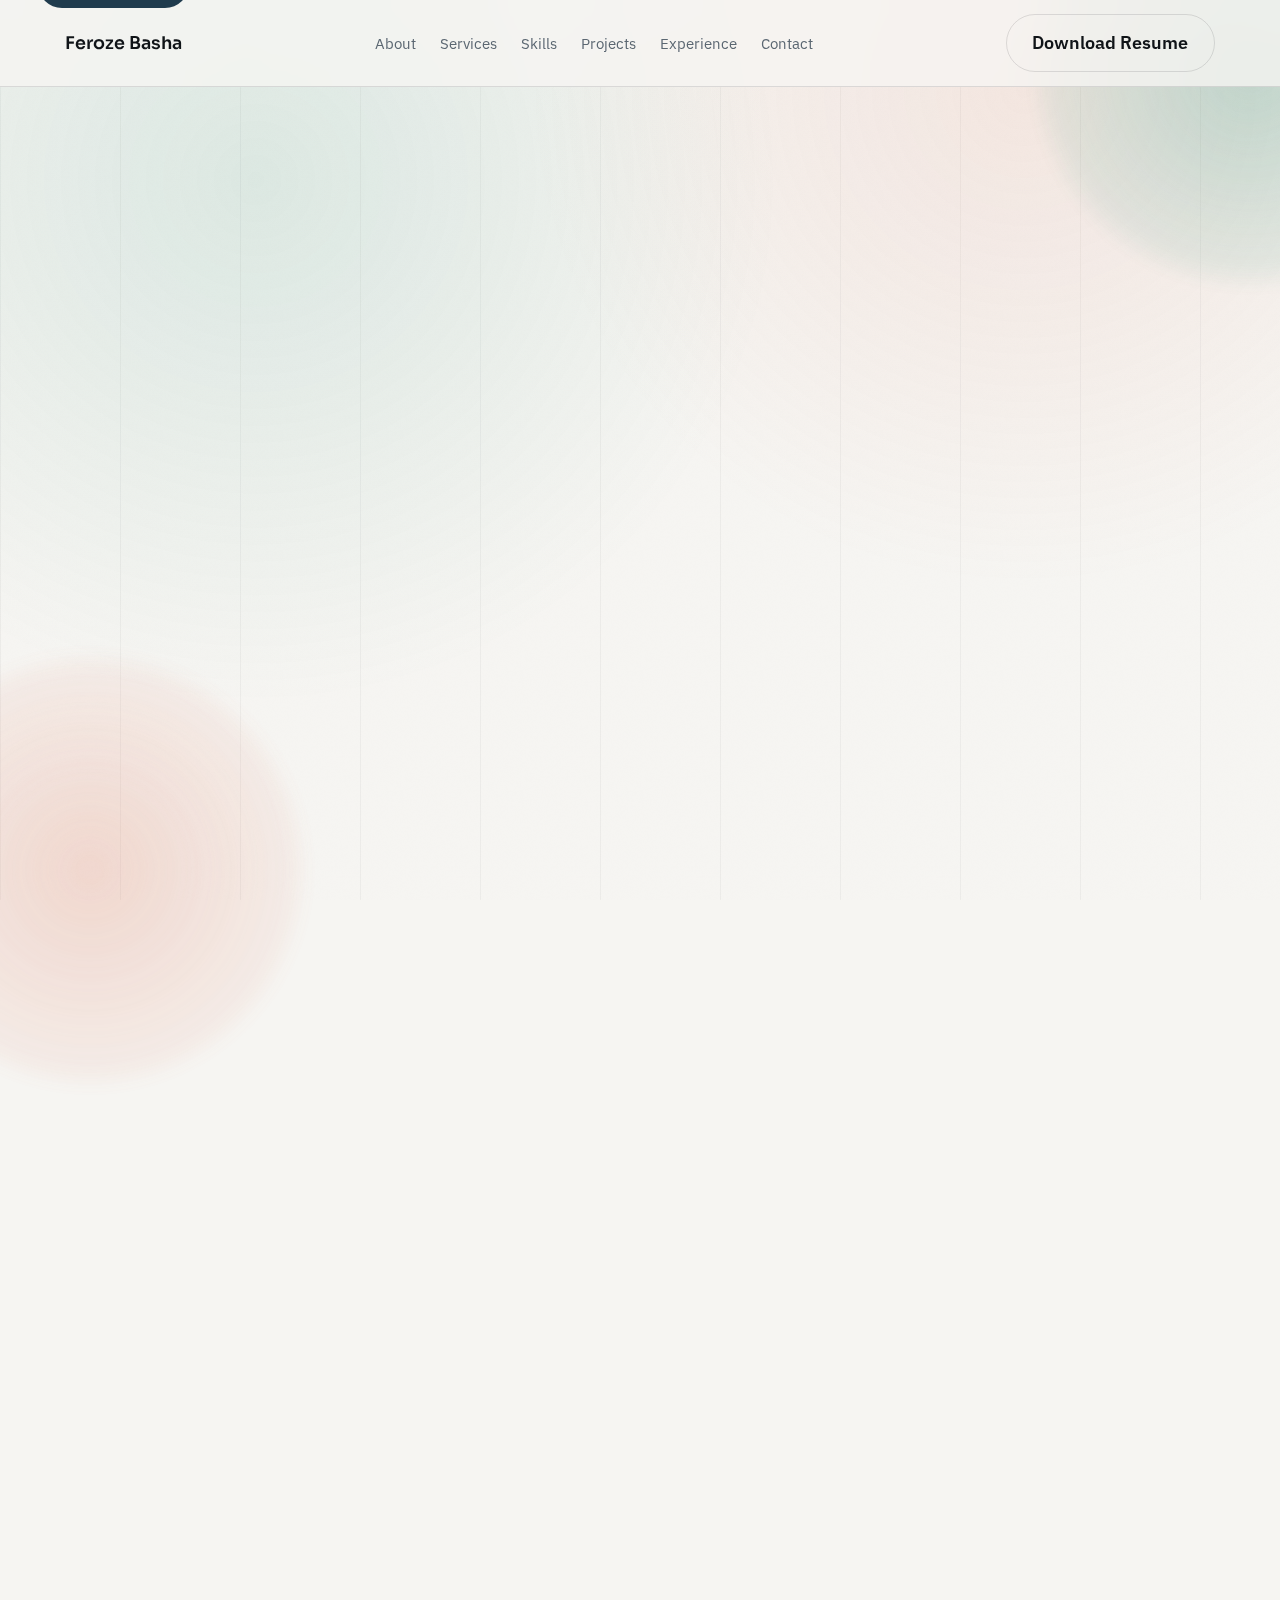
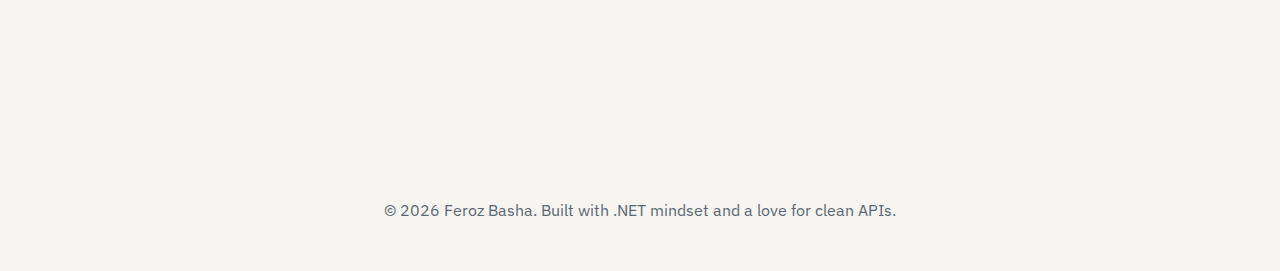
<file: index.html>
<!doctype html>
<html lang="en">
  <head>
    <meta charset="utf-8" />
    <meta name="viewport" content="width=device-width, initial-scale=1" />
    <meta name="description" content="Backend .NET developer portfolio" />
    <meta property="og:title" content="Feroze Basha | Backend .NET Developer" />
    <meta property="og:description" content="Secure, scalable .NET backend systems with clean architecture and strong authentication." />
    <meta property="og:type" content="website" />

    <title>Feroze Basha | Backend .NET Developer</title>
    <link rel="preconnect" href="https://fonts.googleapis.com" />
    <link rel="preconnect" href="https://fonts.gstatic.com" crossorigin />
    <link
      href="https://fonts.googleapis.com/css2?family=IBM+Plex+Sans:wght@300;400;500;600&family=Sora:wght@300;400;600;700&display=swap"
      rel="stylesheet"
    />
    <link rel="stylesheet" href="styles.css" />
  </head>
  <body>
    <a class="skip-link" href="#top">Skip to content</a>
    <div class="page-noise" aria-hidden="true"></div>
    <div class="glow-orb orb-one" aria-hidden="true"></div>
    <div class="glow-orb orb-two" aria-hidden="true"></div>

    <header class="site-header">
      <div class="site-header__inner">
        <a class="logo" href="#top">Feroze Basha</a>
        <button
          class="nav-toggle"
          type="button"
          aria-expanded="false"
          aria-label="Toggle navigation"
          aria-controls="primary-navigation"
        >
          <span></span>
          <span></span>
        </button>
        <nav class="site-nav" id="primary-navigation" aria-label="Main navigation">
          <a href="#about">About</a>
          <a href="#services">Services</a>
          <a href="#skills">Skills</a>
          <a href="#projects">Projects</a>
          <a href="#experience">Experience</a>
          <a href="#contact">Contact</a>
        </nav>
        <a class="button ghost" href="Files/FerozeBasha_Resume_2026.pdf" download>Download Resume</a>
      </div>
    </header>

    <main id="top" class="container">
      <section class="hero">
        <div class="hero-content" data-reveal>
          <p class="eyebrow">Backend .NET Developer</p>
          <h1>
            Engineering <span class="accent-text">secure, scalable .NET backends</span> that keep products fast,
            reliable, and client-ready.
          </h1>
          <p class="impact">
            Helping companies ship secure APIs faster and scale backend systems with confidence.
          </p>
          <p class="lead">
            I build API-first platforms with clean architecture, strong authentication, and dependable integrations.
            Expect code that is maintainable, observable, and ready for production scale.
          </p>
          <div class="hero-actions">
            <a class="button" href="#projects">View Projects</a>
            <a class="button ghost" href="Files/FerozeBasha_Resume_2026.pdf" download>Download Resume</a>
          </div>
          <div class="hero-badges">
            <span>C#</span>
            <span>ASP.NET Core 8</span>
            <span>Identity & Auth</span>
            <span>MQTT</span>
            <span>Email Services</span>
          </div>
          <div class="hero-highlights">
            <div class="highlight-card">
              <h4>API Architecture</h4>
              <p>Clear contracts, validation, and versioned endpoints built for growth.</p>
            </div>
            <div class="highlight-card">
              <h4>Security First</h4>
              <p>Modern authentication, authorization, and clean role-based access patterns.</p>
            </div>
            <div class="highlight-card">
              <h4>Reliable Integrations</h4>
              <p>Messaging, email, and IoT-ready workflows that stay stable under load.</p>
            </div>
          </div>
        </div>
        <div class="hero-panel" data-reveal>
          <div class="status-card">
            <div class="status-pill">Available for roles</div>
            <h3>Backend systems that stay fast, secure, and easy to maintain.</h3>
            <p>
              From core APIs to integrations, I help teams modernize .NET stacks, improve delivery speed, and
              keep services stable in production.
            </p>
            <div class="status-grid">
              <div>
                <p class="status-label">Focus</p>
                <p class="status-value">.NET 8, ASP.NET Core, Identity</p>
              </div>
              <div>
                <p class="status-label">Location</p>
                <p class="status-value">Open to Remote</p>
              </div>
            </div>
            <div class="status-actions">
              <a class="text-link" href="https://github.com/feroz-hub">GitHub</a>
              <a class="text-link" href="https://www.upwork.com/freelancers/ferozebasha">Upwork</a>
              <a class="text-link" href="Files/FerozeBasha_Resume_2026.pdf" download>Resume</a>
            </div>
          </div>
        </div>
      </section>

      <section class="section about" id="about">
        <div class="section-heading" data-reveal>
          <p class="eyebrow">About</p>
          <h2>Backend craftsmanship with a client-first mindset.</h2>
        </div>
        <div class="about-grid">
          <div class="about-card" data-reveal>
            <p>
              I translate product requirements into reliable .NET services. My focus is to deliver clean, testable
              code that scales and stays easy to extend as your platform grows.
            </p>
            <p>
              I collaborate closely with product, QA, and frontend teams to keep delivery smooth and clients happy.
            </p>
          </div>
          <div class="about-card" data-reveal>
            <div class="about-list">
              <div class="about-item">
                <h4>Clean Architecture</h4>
                <p>Layered services that are easy to test, refactor, and scale.</p>
              </div>
              <div class="about-item">
                <h4>Secure by Default</h4>
                <p>Authentication and authorization that protects sensitive data.</p>
              </div>
              <div class="about-item">
                <h4>Delivery Focused</h4>
                <p>Consistent releases, documentation, and support for long-term success.</p>
              </div>
            </div>
          </div>
        </div>
      </section>

      <section class="section services" id="services">
        <div class="section-heading" data-reveal>
          <p class="eyebrow">Services</p>
          <h2>Everything you need to ship a strong backend.</h2>
        </div>
        <div class="services-grid">
          <article class="service-card" data-reveal>
            <h3>API Design & Development</h3>
            <p>RESTful and minimal APIs with solid validation, docs, and versioning.</p>
          </article>
          <article class="service-card" data-reveal>
            <h3>Identity & Access</h3>
            <p>Authentication, authorization, and role-based access using ASP.NET Core Identity.</p>
          </article>
          <article class="service-card" data-reveal>
            <h3>Messaging & Integrations</h3>
            <p>MQTT, queues, and integrations that keep workflows reliable and traceable.</p>
          </article>
          <article class="service-card" data-reveal>
            <h3>Email & Notifications</h3>
            <p>Transactional email pipelines with templates, queues, and retries.</p>
          </article>
          <article class="service-card" data-reveal>
            <h3>Data & Performance</h3>
            <p>Optimized queries, caching, and data access patterns for fast APIs.</p>
          </article>
          <article class="service-card" data-reveal>
            <h3>Deployment Support</h3>
            <p>CI/CD guidance, Docker support, and production readiness reviews.</p>
          </article>
        </div>
      </section>

      <section class="section skills" id="skills">
        <div class="section-heading" data-reveal>
          <p class="eyebrow">Skills</p>
          <h2>Core stacks and engineering strengths.</h2>
        </div>
        <div class="skills-grid">
          <article class="skill-card" data-reveal>
            <h3>Backend & APIs</h3>
            <p>C#, .NET 8, ASP.NET Core, Minimal APIs, REST, gRPC, EF Core, LINQ, Dapper, Hangfire.</p>
            <p class="skill-summary">
              Production-ready APIs with strong security, performance, and maintainability.
            </p>

            <div class="pill-row">
              <span>Clean Architecture</span>
              <span>DDD</span>
              <span>CQRS</span>
              <span>MediatR</span>
            </div>
          </article>
          <article class="skill-card" data-reveal>
            <h3>Data & Messaging</h3>
            <p>SQL Server, PostgreSQL, Redis, Elasticsearch, RabbitMQ, Azure Service Bus, Kafka basics.</p>
            <div class="pill-row">
              <span>Query Tuning</span>
              <span>Indexing</span>
              <span>Caching</span>
            </div>
          </article>
          <article class="skill-card" data-reveal>
            <h3>Cloud & DevOps</h3>
            <p>Azure App Service, AKS, Docker, Kubernetes, CI/CD, GitHub Actions, Azure DevOps.</p>
            <div class="pill-row">
              <span>IaC</span>
              <span>Observability</span>
              <span>Security</span>
            </div>
          </article>
          <article class="skill-card" data-reveal>
            <h3>Quality & Delivery</h3>
            <p>Unit testing, integration testing, contract testing, code reviews, performance profiling.</p>
            <div class="pill-row">
              <span>xUnit</span>
              <span>FluentAssertions</span>
              <span>SonarQube</span>
            </div>
          </article>
        </div>
      </section>

      <section class="section projects" id="projects">
        <div class="section-heading" data-reveal>
          <p class="eyebrow">Projects</p>
          <h2>Client-ready builds and backend experiments.</h2>
        </div>
        <div class="project-grid">
          <article class="project-card featured" data-reveal>
            <div class="project-header">
              <span class="chip">Management System</span>
              <h3>Resort Management</h3>
              <p class="project-meta">Backend-focused build</p>
            </div>
            <p>Resort operations and booking management with structured workflows.</p>
            <p class="project-impact">
              • Designed backend APIs, authentication, and database workflows.
            </p>

            <div class="project-actions">
              <a class="text-link" href="https://github.com/feroz-hub/ResortManagement">GitHub</a>
            </div>
          </article>
          <article class="project-card featured" data-reveal>
            <div class="project-header">
              <span class="chip">Analyzer Tool</span>
              <h3>SDLC Analyzer</h3>
              <p class="project-meta">Insights focused</p>
            </div>
            <p>Analyzes development lifecycle signals to improve delivery decisions.</p>
            <p class="project-impact">
              • Built backend services for requirement analysis, data processing, and insight generation.
            </p>

            <div class="project-actions">
              <a class="text-link" href="https://github.com/feroz-hub/SDLC_Analyzer">GitHub</a>
            </div>
          </article>
          <article class="project-card featured" data-reveal>
            <div class="project-header">
              <span class="chip">E-commerce</span>
              <h3>CongoCart</h3>
              <p class="project-meta">Commerce platform</p>
            </div>
            <p>Cart and ordering workflows built for reliable checkout experiences.</p>
            <p class="project-impact">
              • Implemented backend APIs for cart management, orders, and secure checkout flows.
            </p>

            <div class="project-actions">
              <a class="text-link" href="https://github.com/feroz-hub/CongoCart">GitHub</a>
            </div>
          </article>
        </div>
        <div class="learning-block" data-reveal>
          <div class="learning-intro">
            <h3>Learning Resources</h3>
            <p>Roadmaps and guides I maintain to keep backend skills sharp.</p>
            <blockquote class="learning-quote">
              Learning never ends. I update these daily - stay tuned.
            </blockquote>
          </div>
          <div class="learning-grid">
            <a class="learning-card" href="https://github.com/feroz-hub/sql-master-roadmap">
              <span>SQL Master Roadmap</span>
              <span class="repo-meta">Roadmap</span>
            </a>
            <a class="learning-card" href="https://github.com/feroz-hub/csharp-master-roadmap">
              <span>C# Master Roadmap</span>
              <span class="repo-meta">Roadmap</span>
            </a>
            <a class="learning-card" href="https://github.com/feroz-hub/solid-principles-real-world-csharp">
              <span>SOLID Principles (C#)</span>
              <span class="repo-meta">Best Practices</span>
            </a>
            <a class="learning-card" href="https://github.com/feroz-hub/dotnet-react-fullstack-mastery">
              <span>.NET + React Mastery</span>
              <span class="repo-meta">Full-stack Guide</span>
            </a>
            <a class="learning-card" href="https://github.com/feroz-hub/linq-master-roadmap">
              <span>LINQ Master Roadmap</span>
              <span class="repo-meta">Roadmap</span>
            </a>
          </div>
        </div>
      </section>

      <section class="section experience" id="experience">
        <div class="section-heading" data-reveal>
          <p class="eyebrow">Experience</p>
          <h2>Highlights across teams and industries.</h2>
        </div>
        <div class="experience-grid">
          <article class="experience-card" data-reveal>
            <h3>Lead Engineer</h3>
            <p class="experience-meta">Olympus | Feb 2024 - Present</p>
            <ul>
              <li>
                Migrated legacy cryptographic implementations from MD5 to SHA-256 within .NET authentication
                modules, aligning with NIST security standards.
              </li>
              <li>Performed code enhancements and optimizations improving performance, scalability, and maintainability.</li>
              <li>
                Worked closely with cross-functional teams to deliver secure, compliant, and high-performing
                software solutions in an Agile environment.
              </li>
            </ul>
            <p class="experience-stack">Tech Stack: .NET 8, C#, Azure DevOps, Git</p>
          </article>
          <article class="experience-card" data-reveal>
            <h3>Software Engineer</h3>
            <p class="experience-meta">HCL Tech | Nov 2023 - Jan 2024</p>
            <ul>
              <li>
                Designed and developed an SDLC Requirement Analyzer using .NET 8, ML.NET, and Hugging Face models,
                mapping user queries to security and compliance requirements.
              </li>
              <li>Provided implementation, deployment, and production support for enterprise-grade .NET applications.</li>
            </ul>
            <p class="experience-stack">Tech Stack: .NET 8, C#, ML.NET, Hugging Face, Git</p>
          </article>
          <article class="experience-card" data-reveal>
            <h3>App Developer</h3>
            <p class="experience-meta">CTGI | May 2023 - Aug 2024</p>
            <ul>
              <li>
                Integrated an enterprise-grade security framework (IdentityServer) to implement authentication
                and authorization across the application.
              </li>
              <li>Added a mobile security layer that reduced vulnerabilities by 40%.</li>
            </ul>
            <p class="experience-stack">Tech Stack: C#, .NET, OAuth 2.0, OpenID Connect (OIDC), Azure, TFS</p>
          </article>
          <article class="experience-card" data-reveal>
            <h3>Security Framework Developer</h3>
            <p class="experience-meta">Nov 2022 - Apr 2023</p>
            <ul>
              <li>Enabled mTLS and JWT security tokens; reduced breach risk by 45%.</li>
              <li>Reinforced authentication protocols, enhancing system defense by 50%.</li>
            </ul>
            <p class="experience-stack">
              Tech Stack: mTLS, JWT, OAuth 2.0, OpenID Connect (OIDC), .NET, C#, X.509 Certificates, TFS
            </p>
          </article>
        </div>
      </section>

      <section class="section contact" id="contact">
        <div class="contact-card" data-reveal>
          <div>
            <p class="eyebrow">Contact</p>
            <h2>Let’s build the backbone of your product.</h2>
            <p>
              If you are hiring for backend roles or need a partner to modernize your .NET stack, I’d love to help.
            </p>
            <p class="contact-note">
              I respond quickly, communicate clearly, and keep delivery transparent.
            </p>

          </div>
          <div class="contact-actions">
            <a class="button" href="mailto:bashaferoz66@gmail.com">bashaferoz66@gmail.com</a>
            <a class="button ghost" href="https://www.upwork.com/freelancers/ferozebasha">Upwork</a>
            <a class="button ghost" href="https://github.com/feroz-hub">GitHub</a>
            <a class="button ghost" href="Files/FerozeBasha_Resume_2026.pdf" download>Download Resume</a>
          </div>
        </div>
      </section>
    </main>

    <footer class="site-footer">
      <div class="container footer-inner">
        <p>© 2026 Feroz Basha. Built with .NET mindset and a love for clean APIs.</p>
      </div>
    </footer>

    <script src="script.js"></script>
  </body>
</html>
</file>
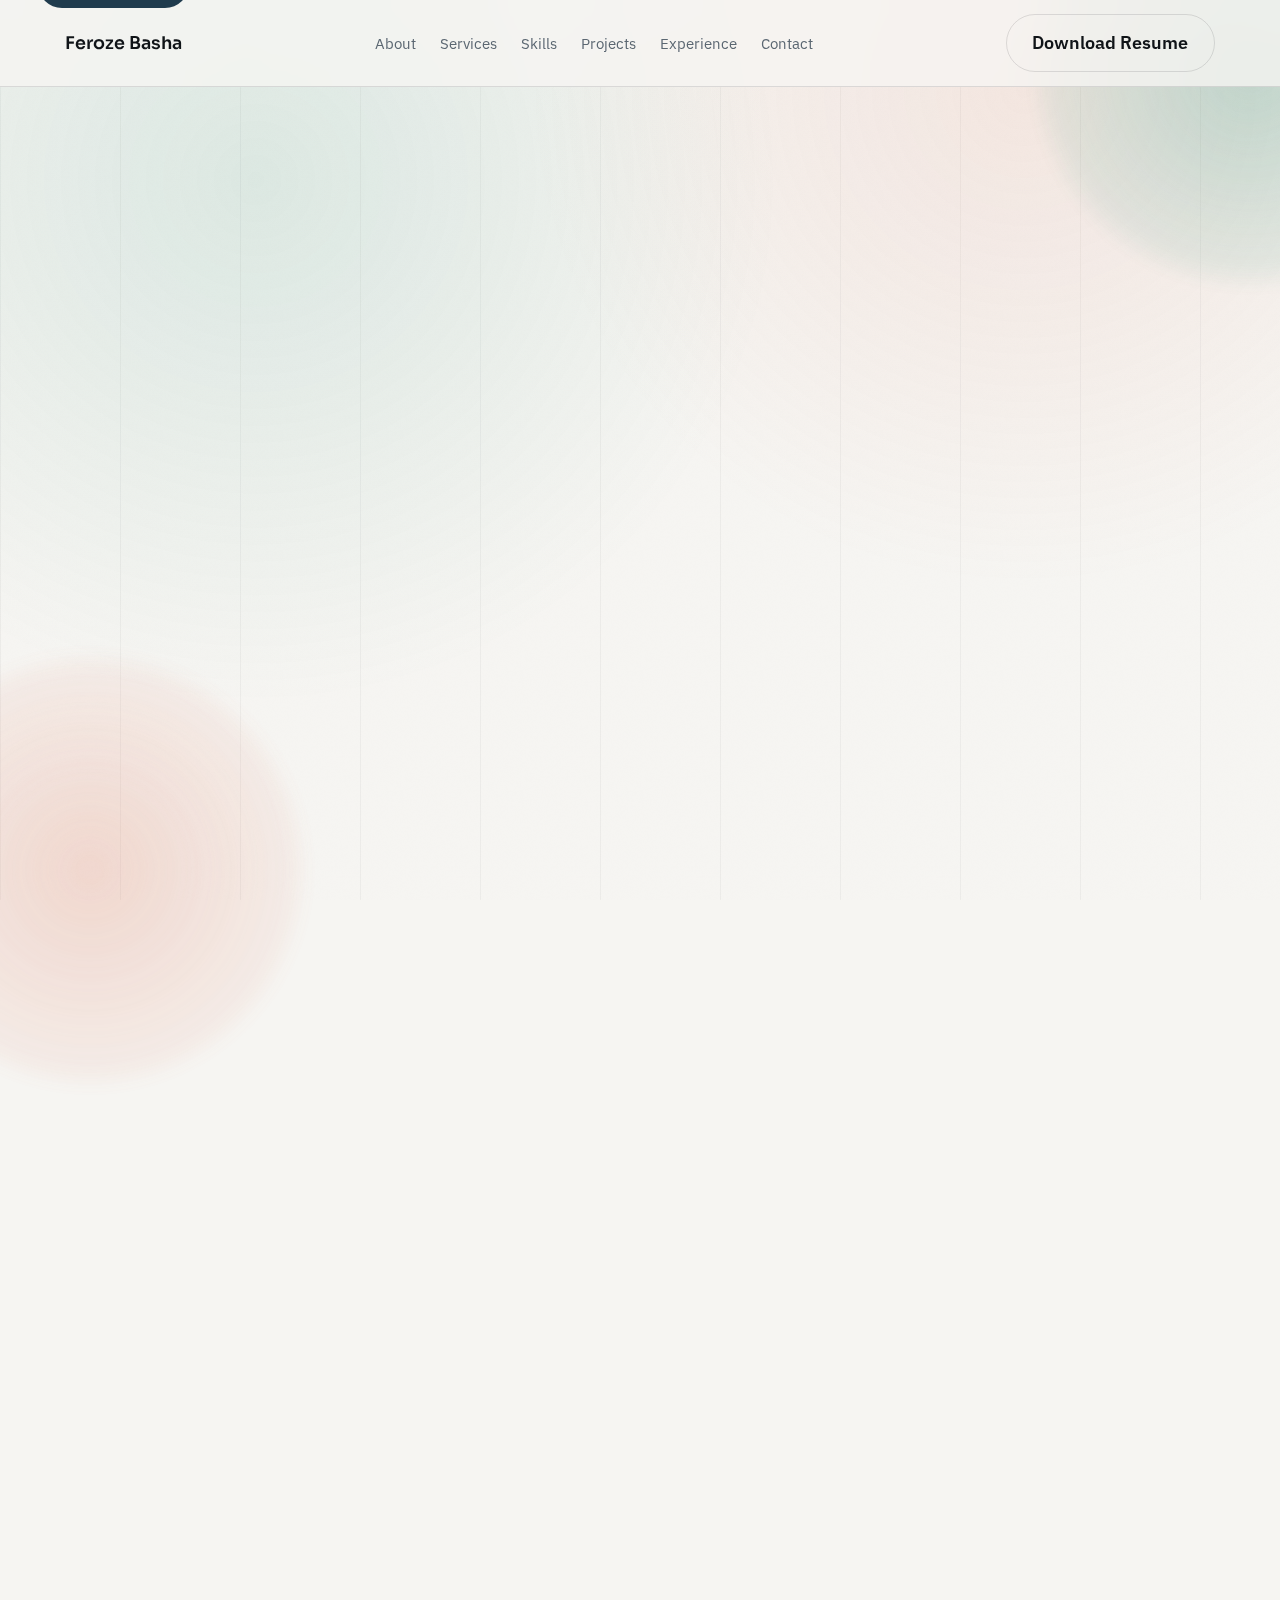
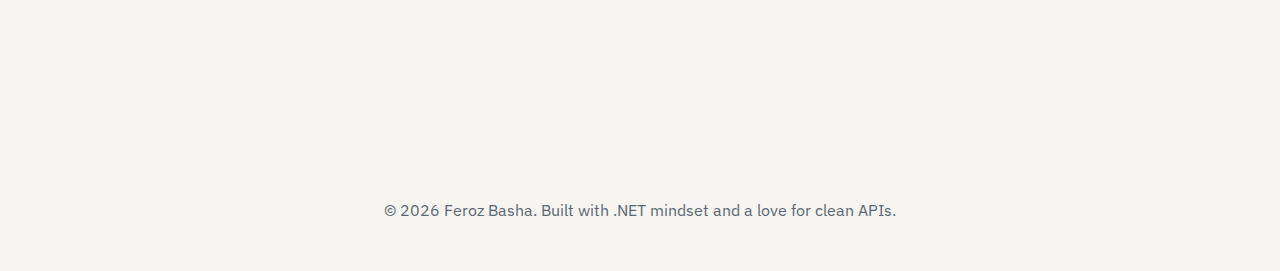
<file: src/index.html>
<!doctype html>
<html lang="en">
  <head>
    <meta charset="utf-8" />
    <meta name="viewport" content="width=device-width, initial-scale=1" />
    <meta name="description" content="Backend .NET developer portfolio" />
    <meta property="og:title" content="Feroze Basha | Backend .NET Developer" />
    <meta property="og:description" content="Secure, scalable .NET backend systems with clean architecture and strong authentication." />
    <meta property="og:type" content="website" />

    <title>Feroze Basha | Backend .NET Developer</title>
    <link rel="preconnect" href="https://fonts.googleapis.com" />
    <link rel="preconnect" href="https://fonts.gstatic.com" crossorigin />
    <link
      href="https://fonts.googleapis.com/css2?family=IBM+Plex+Sans:wght@300;400;500;600&family=Sora:wght@300;400;600;700&display=swap"
      rel="stylesheet"
    />
    <link rel="stylesheet" href="styles.css" />
  </head>
  <body>
    <a class="skip-link" href="#top">Skip to content</a>
    <div class="page-noise" aria-hidden="true"></div>
    <div class="glow-orb orb-one" aria-hidden="true"></div>
    <div class="glow-orb orb-two" aria-hidden="true"></div>

    <header class="site-header">
      <div class="site-header__inner">
        <a class="logo" href="#top">Feroze Basha</a>
        <button
          class="nav-toggle"
          type="button"
          aria-expanded="false"
          aria-label="Toggle navigation"
          aria-controls="primary-navigation"
        >
          <span></span>
          <span></span>
        </button>
        <nav class="site-nav" id="primary-navigation" aria-label="Main navigation">
          <a href="#about">About</a>
          <a href="#services">Services</a>
          <a href="#skills">Skills</a>
          <a href="#projects">Projects</a>
          <a href="#experience">Experience</a>
          <a href="#contact">Contact</a>
        </nav>
        <a class="button ghost" href="../Files/FerozeBasha_Resume_2026.pdf" download>Download Resume</a>
      </div>
    </header>

    <main id="top" class="container">
      <section class="hero">
        <div class="hero-content" data-reveal>
          <p class="eyebrow">Backend .NET Developer</p>
          <h1>
            Engineering <span class="accent-text">secure, scalable .NET backends</span> that keep products fast,
            reliable, and client-ready.
          </h1>
          <p class="impact">
            Helping companies ship secure APIs faster and scale backend systems with confidence.
          </p>
          <p class="lead">
            I build API-first platforms with clean architecture, strong authentication, and dependable integrations.
            Expect code that is maintainable, observable, and ready for production scale.
          </p>
          <div class="hero-actions">
            <a class="button" href="#projects">View Projects</a>
            <a class="button ghost" href="../Files/FerozeBasha_Resume_2026.pdf" download>Download Resume</a>
          </div>
          <div class="hero-badges">
            <span>C#</span>
            <span>ASP.NET Core 8</span>
            <span>Identity & Auth</span>
            <span>MQTT</span>
            <span>Email Services</span>
          </div>
          <div class="hero-highlights">
            <div class="highlight-card">
              <h4>API Architecture</h4>
              <p>Clear contracts, validation, and versioned endpoints built for growth.</p>
            </div>
            <div class="highlight-card">
              <h4>Security First</h4>
              <p>Modern authentication, authorization, and clean role-based access patterns.</p>
            </div>
            <div class="highlight-card">
              <h4>Reliable Integrations</h4>
              <p>Messaging, email, and IoT-ready workflows that stay stable under load.</p>
            </div>
          </div>
        </div>
        <div class="hero-panel" data-reveal>
          <div class="status-card">
            <div class="status-pill">Available for roles</div>
            <h3>Backend systems that stay fast, secure, and easy to maintain.</h3>
            <p>
              From core APIs to integrations, I help teams modernize .NET stacks, improve delivery speed, and
              keep services stable in production.
            </p>
            <div class="status-grid">
              <div>
                <p class="status-label">Focus</p>
                <p class="status-value">.NET 8, ASP.NET Core, Identity</p>
              </div>
              <div>
                <p class="status-label">Location</p>
                <p class="status-value">Open to Remote</p>
              </div>
            </div>
            <div class="status-actions">
              <a class="text-link" href="https://github.com/feroz-hub">GitHub</a>
              <a class="text-link" href="https://www.upwork.com/freelancers/ferozebasha">Upwork</a>
              <a class="text-link" href="../Files/FerozeBasha_Resume_2026.pdf" download>Resume</a>
            </div>
          </div>
        </div>
      </section>

      <section class="section about" id="about">
        <div class="section-heading" data-reveal>
          <p class="eyebrow">About</p>
          <h2>Backend craftsmanship with a client-first mindset.</h2>
        </div>
        <div class="about-grid">
          <div class="about-card" data-reveal>
            <p>
              I translate product requirements into reliable .NET services. My focus is to deliver clean, testable
              code that scales and stays easy to extend as your platform grows.
            </p>
            <p>
              I collaborate closely with product, QA, and frontend teams to keep delivery smooth and clients happy.
            </p>
          </div>
          <div class="about-card" data-reveal>
            <div class="about-list">
              <div class="about-item">
                <h4>Clean Architecture</h4>
                <p>Layered services that are easy to test, refactor, and scale.</p>
              </div>
              <div class="about-item">
                <h4>Secure by Default</h4>
                <p>Authentication and authorization that protects sensitive data.</p>
              </div>
              <div class="about-item">
                <h4>Delivery Focused</h4>
                <p>Consistent releases, documentation, and support for long-term success.</p>
              </div>
            </div>
          </div>
        </div>
      </section>

      <section class="section services" id="services">
        <div class="section-heading" data-reveal>
          <p class="eyebrow">Services</p>
          <h2>Everything you need to ship a strong backend.</h2>
        </div>
        <div class="services-grid">
          <article class="service-card" data-reveal>
            <h3>API Design & Development</h3>
            <p>RESTful and minimal APIs with solid validation, docs, and versioning.</p>
          </article>
          <article class="service-card" data-reveal>
            <h3>Identity & Access</h3>
            <p>Authentication, authorization, and role-based access using ASP.NET Core Identity.</p>
          </article>
          <article class="service-card" data-reveal>
            <h3>Messaging & Integrations</h3>
            <p>MQTT, queues, and integrations that keep workflows reliable and traceable.</p>
          </article>
          <article class="service-card" data-reveal>
            <h3>Email & Notifications</h3>
            <p>Transactional email pipelines with templates, queues, and retries.</p>
          </article>
          <article class="service-card" data-reveal>
            <h3>Data & Performance</h3>
            <p>Optimized queries, caching, and data access patterns for fast APIs.</p>
          </article>
          <article class="service-card" data-reveal>
            <h3>Deployment Support</h3>
            <p>CI/CD guidance, Docker support, and production readiness reviews.</p>
          </article>
        </div>
      </section>

      <section class="section skills" id="skills">
        <div class="section-heading" data-reveal>
          <p class="eyebrow">Skills</p>
          <h2>Core stacks and engineering strengths.</h2>
        </div>
        <div class="skills-grid">
          <article class="skill-card" data-reveal>
            <h3>Backend & APIs</h3>
            <p>C#, .NET 8, ASP.NET Core, Minimal APIs, REST, gRPC, EF Core, LINQ, Dapper, Hangfire.</p>
            <p class="skill-summary">
              Production-ready APIs with strong security, performance, and maintainability.
            </p>

            <div class="pill-row">
              <span>Clean Architecture</span>
              <span>DDD</span>
              <span>CQRS</span>
              <span>MediatR</span>
            </div>
          </article>
          <article class="skill-card" data-reveal>
            <h3>Data & Messaging</h3>
            <p>SQL Server, PostgreSQL, Redis, Elasticsearch, RabbitMQ, Azure Service Bus, Kafka basics.</p>
            <div class="pill-row">
              <span>Query Tuning</span>
              <span>Indexing</span>
              <span>Caching</span>
            </div>
          </article>
          <article class="skill-card" data-reveal>
            <h3>Cloud & DevOps</h3>
            <p>Azure App Service, AKS, Docker, Kubernetes, CI/CD, GitHub Actions, Azure DevOps.</p>
            <div class="pill-row">
              <span>IaC</span>
              <span>Observability</span>
              <span>Security</span>
            </div>
          </article>
          <article class="skill-card" data-reveal>
            <h3>Quality & Delivery</h3>
            <p>Unit testing, integration testing, contract testing, code reviews, performance profiling.</p>
            <div class="pill-row">
              <span>xUnit</span>
              <span>FluentAssertions</span>
              <span>SonarQube</span>
            </div>
          </article>
        </div>
      </section>

      <section class="section projects" id="projects">
        <div class="section-heading" data-reveal>
          <p class="eyebrow">Projects</p>
          <h2>Client-ready builds and backend experiments.</h2>
        </div>
        <div class="project-grid">
          <article class="project-card featured" data-reveal>
            <div class="project-header">
              <span class="chip">Management System</span>
              <h3>Resort Management</h3>
              <p class="project-meta">Backend-focused build</p>
            </div>
            <p>Resort operations and booking management with structured workflows.</p>
            <p class="project-impact">
              • Designed backend APIs, authentication, and database workflows.
            </p>

            <div class="project-actions">
              <a class="text-link" href="https://github.com/feroz-hub/ResortManagement">GitHub</a>
            </div>
          </article>
          <article class="project-card featured" data-reveal>
            <div class="project-header">
              <span class="chip">Analyzer Tool</span>
              <h3>SDLC Analyzer</h3>
              <p class="project-meta">Insights focused</p>
            </div>
            <p>Analyzes development lifecycle signals to improve delivery decisions.</p>
            <div class="project-actions">
              <a class="text-link" href="https://github.com/feroz-hub/SDLC_Analyzer">GitHub</a>
            </div>
          </article>
          <article class="project-card featured" data-reveal>
            <div class="project-header">
              <span class="chip">E-commerce</span>
              <h3>CongoCart</h3>
              <p class="project-meta">Commerce platform</p>
            </div>
            <p>Cart and ordering workflows built for reliable checkout experiences.</p>
            <div class="project-actions">
              <a class="text-link" href="https://github.com/feroz-hub/CongoCart">GitHub</a>
            </div>
          </article>
        </div>
        <div class="learning-block" data-reveal>
          <div class="learning-intro">
            <h3>Learning Resources</h3>
            <p>Roadmaps and guides I maintain to keep backend skills sharp.</p>
            <blockquote class="learning-quote">
              Learning never ends. I update these daily - stay tuned.
            </blockquote>
          </div>
          <div class="learning-grid">
            <a class="learning-card" href="https://github.com/feroz-hub/sql-master-roadmap">
              <span>SQL Master Roadmap</span>
              <span class="repo-meta">Roadmap</span>
            </a>
            <a class="learning-card" href="https://github.com/feroz-hub/csharp-master-roadmap">
              <span>C# Master Roadmap</span>
              <span class="repo-meta">Roadmap</span>
            </a>
            <a class="learning-card" href="https://github.com/feroz-hub/solid-principles-real-world-csharp">
              <span>SOLID Principles (C#)</span>
              <span class="repo-meta">Best Practices</span>
            </a>
            <a class="learning-card" href="https://github.com/feroz-hub/dotnet-react-fullstack-mastery">
              <span>.NET + React Mastery</span>
              <span class="repo-meta">Full-stack Guide</span>
            </a>
            <a class="learning-card" href="https://github.com/feroz-hub/linq-master-roadmap">
              <span>LINQ Master Roadmap</span>
              <span class="repo-meta">Roadmap</span>
            </a>
          </div>
        </div>
      </section>

      <section class="section experience" id="experience">
        <div class="section-heading" data-reveal>
          <p class="eyebrow">Experience</p>
          <h2>Highlights across teams and industries.</h2>
        </div>
        <div class="experience-grid">
          <article class="experience-card" data-reveal>
            <h3>Lead Engineer</h3>
            <p class="experience-meta">Olympus | Feb 2024 - Present</p>
            <ul>
              <li>
                Migrated legacy cryptographic implementations from MD5 to SHA-256 within .NET authentication
                modules, aligning with NIST security standards.
              </li>
              <li>Performed code enhancements and optimizations improving performance, scalability, and maintainability.</li>
              <li>
                Worked closely with cross-functional teams to deliver secure, compliant, and high-performing
                software solutions in an Agile environment.
              </li>
            </ul>
            <p class="experience-stack">Tech Stack: .NET 8, C#, Azure DevOps, Git</p>
          </article>
          <article class="experience-card" data-reveal>
            <h3>Software Engineer</h3>
            <p class="experience-meta">HCL Tech | Nov 2023 - Jan 2024</p>
            <ul>
              <li>
                Designed and developed an SDLC Requirement Analyzer using .NET 8, ML.NET, and Hugging Face models,
                mapping user queries to security and compliance requirements.
              </li>
              <li>Provided implementation, deployment, and production support for enterprise-grade .NET applications.</li>
            </ul>
            <p class="experience-stack">Tech Stack: .NET 8, C#, ML.NET, Hugging Face, Git</p>
          </article>
          <article class="experience-card" data-reveal>
            <h3>App Developer</h3>
            <p class="experience-meta">CTGI | May 2023 - Aug 2024</p>
            <ul>
              <li>
                Integrated an enterprise-grade security framework (IdentityServer) to implement authentication
                and authorization across the application.
              </li>
              <li>Added a mobile security layer that reduced vulnerabilities by 40%.</li>
            </ul>
            <p class="experience-stack">Tech Stack: C#, .NET, OAuth 2.0, OpenID Connect (OIDC), Azure, TFS</p>
          </article>
          <article class="experience-card" data-reveal>
            <h3>Security Framework Developer</h3>
            <p class="experience-meta">Nov 2022 - Apr 2023</p>
            <ul>
              <li>Enabled mTLS and JWT security tokens; reduced breach risk by 45%.</li>
              <li>Reinforced authentication protocols, enhancing system defense by 50%.</li>
            </ul>
            <p class="experience-stack">
              Tech Stack: mTLS, JWT, OAuth 2.0, OpenID Connect (OIDC), .NET, C#, X.509 Certificates, TFS
            </p>
          </article>
        </div>
      </section>

      <section class="section contact" id="contact">
        <div class="contact-card" data-reveal>
          <div>
            <p class="eyebrow">Contact</p>
            <h2>Let’s build the backbone of your product.</h2>
            <p>
              If you are hiring for backend roles or need a partner to modernize your .NET stack, I’d love to help.
            </p>
            <p class="contact-note">
              I respond quickly, communicate clearly, and keep delivery transparent.
            </p>

          </div>
          <div class="contact-actions">
            <a class="button" href="mailto:bashaferoz66@gmail.com">bashaferoz66@gmail.com</a>
            <a class="button ghost" href="https://www.upwork.com/freelancers/ferozebasha">Upwork</a>
            <a class="button ghost" href="https://github.com/feroz-hub">GitHub</a>
            <a class="button ghost" href="../Files/FerozeBasha_Resume_2026.pdf" download>Download Resume</a>
          </div>
        </div>
      </section>
    </main>

    <footer class="site-footer">
      <div class="container footer-inner">
        <p>© 2026 Feroz Basha. Built with .NET mindset and a love for clean APIs.</p>
      </div>
    </footer>

    <script src="script.js"></script>
  </body>
</html>
</file>
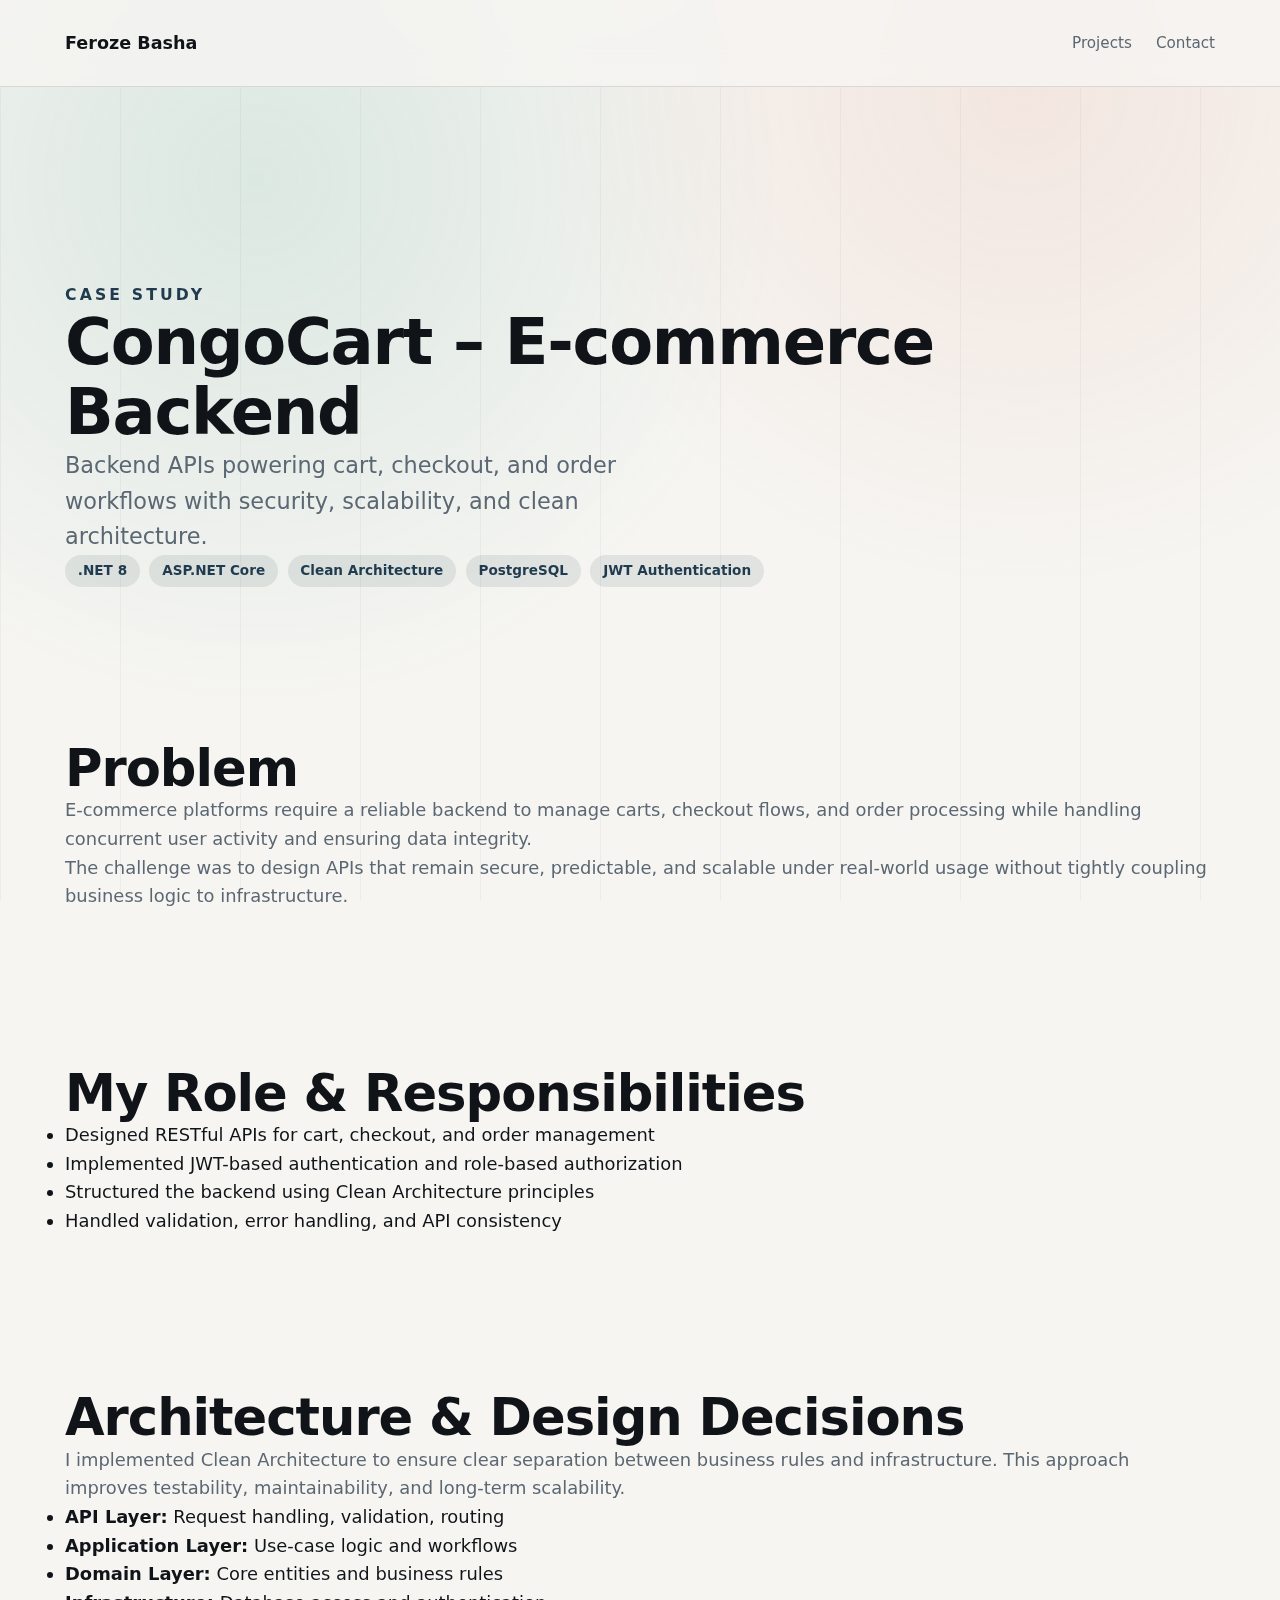
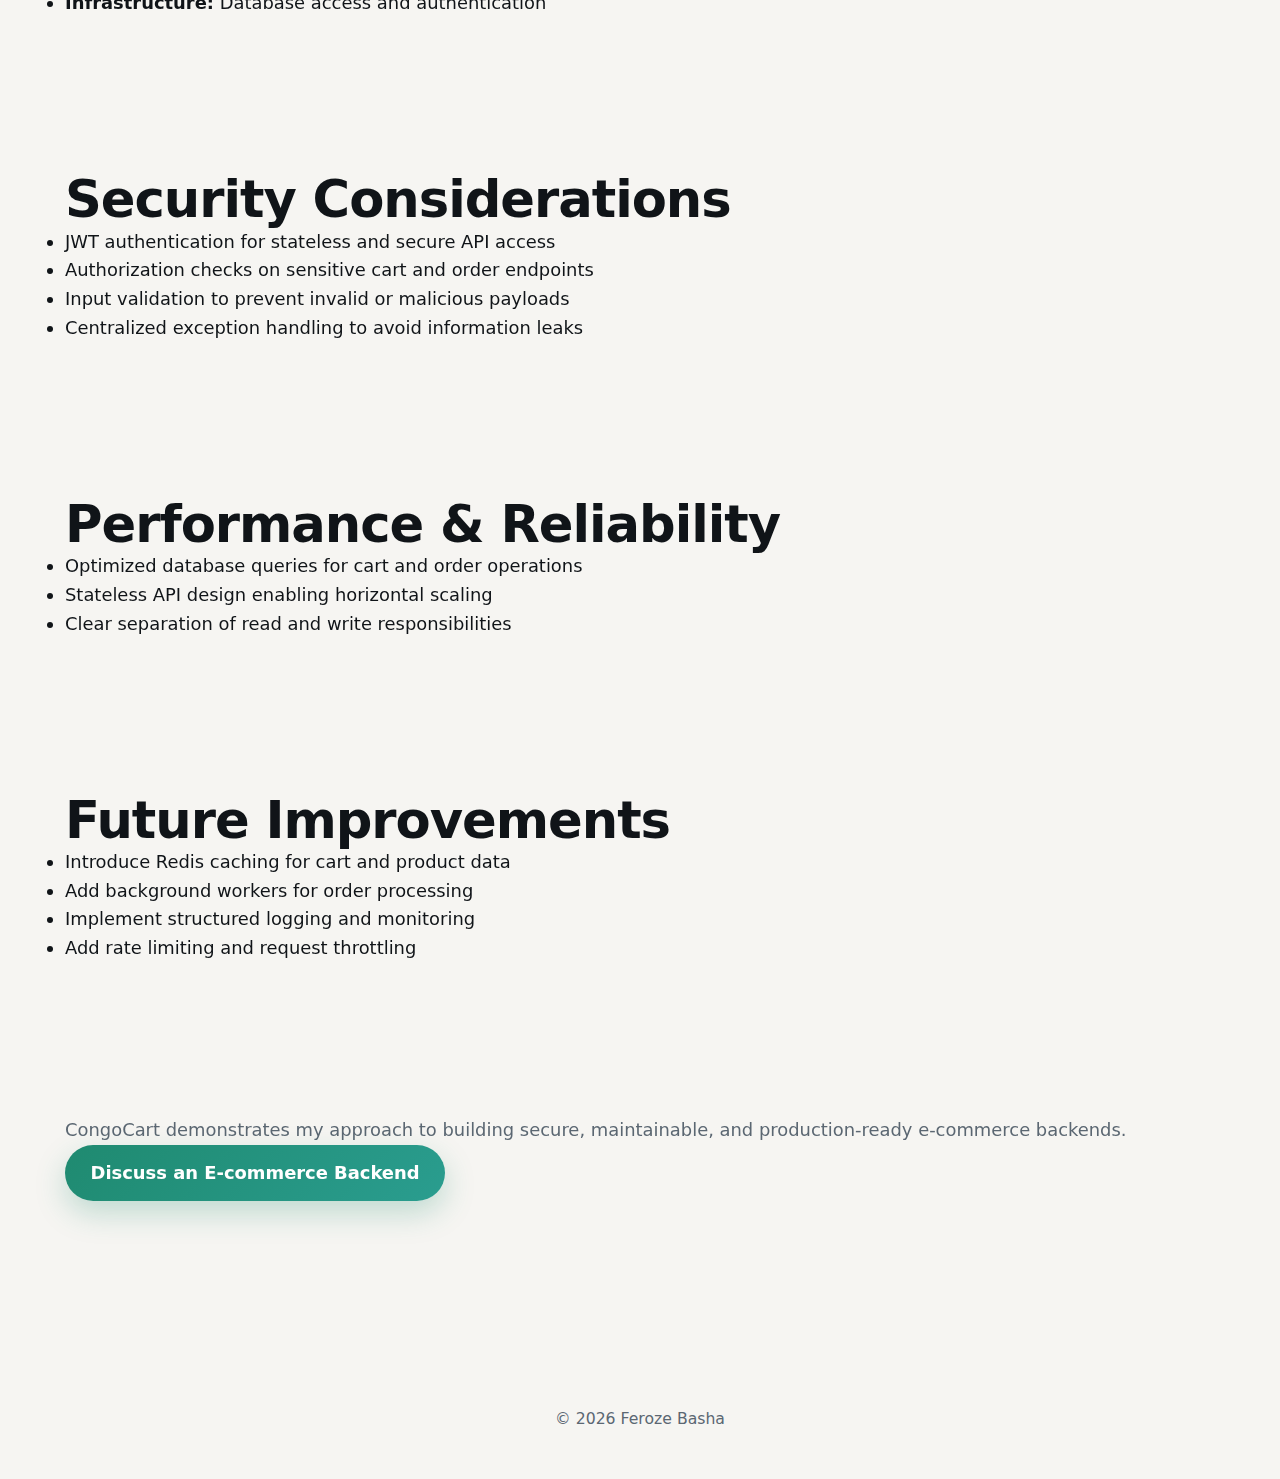
<file: case-studies/congo-cart.html>
<!DOCTYPE html>
<html lang="en">
<head>
  <meta charset="utf-8" />
  <meta name="viewport" content="width=device-width, initial-scale=1" />
  <title>CongoCart – Case Study | Feroze Basha</title>

  <link rel="stylesheet" href="../styles.css" />
</head>
<body class="case-study">


<header class="site-header">
  <div class="site-header__inner">
    <a class="logo" href="../index.html">Feroze Basha</a>
    <nav class="site-nav">
      <a href="../index.html#projects">Projects</a>
      <a href="../index.html#contact">Contact</a>
    </nav>
  </div>
</header>

<main class="container">

  <!-- HERO -->
  <section class="section">
    <p class="eyebrow">Case Study</p>
    <h1>CongoCart – E-commerce Backend</h1>
    <p class="lead">
      Backend APIs powering cart, checkout, and order workflows with
      security, scalability, and clean architecture.
    </p>

    <ul class="pill-row">
      <span>.NET 8</span>
      <span>ASP.NET Core</span>
      <span>Clean Architecture</span>
      <span>PostgreSQL</span>
      <span>JWT Authentication</span>
    </ul>
  </section>

  <!-- PROBLEM -->
  <section class="section">
    <h2>Problem</h2>
    <p>
      E-commerce platforms require a reliable backend to manage carts,
      checkout flows, and order processing while handling concurrent
      user activity and ensuring data integrity.
    </p>
    <p>
      The challenge was to design APIs that remain secure, predictable,
      and scalable under real-world usage without tightly coupling
      business logic to infrastructure.
    </p>
  </section>

  <!-- ROLE -->
  <section class="section">
    <h2>My Role & Responsibilities</h2>
    <ul>
      <li>Designed RESTful APIs for cart, checkout, and order management</li>
      <li>Implemented JWT-based authentication and role-based authorization</li>
      <li>Structured the backend using Clean Architecture principles</li>
      <li>Handled validation, error handling, and API consistency</li>
    </ul>
  </section>

  <!-- ARCHITECTURE -->
  <section class="section">
    <h2>Architecture & Design Decisions</h2>
    <p>
      I implemented Clean Architecture to ensure clear separation
      between business rules and infrastructure. This approach improves
      testability, maintainability, and long-term scalability.
    </p>

    <ul>
      <li><strong>API Layer:</strong> Request handling, validation, routing</li>
      <li><strong>Application Layer:</strong> Use-case logic and workflows</li>
      <li><strong>Domain Layer:</strong> Core entities and business rules</li>
      <li><strong>Infrastructure:</strong> Database access and authentication</li>
    </ul>
  </section>

  <!-- SECURITY -->
  <section class="section">
    <h2>Security Considerations</h2>
    <ul>
      <li>JWT authentication for stateless and secure API access</li>
      <li>Authorization checks on sensitive cart and order endpoints</li>
      <li>Input validation to prevent invalid or malicious payloads</li>
      <li>Centralized exception handling to avoid information leaks</li>
    </ul>
  </section>

  <!-- PERFORMANCE -->
  <section class="section">
    <h2>Performance & Reliability</h2>
    <ul>
      <li>Optimized database queries for cart and order operations</li>
      <li>Stateless API design enabling horizontal scaling</li>
      <li>Clear separation of read and write responsibilities</li>
    </ul>
  </section>

  <!-- FUTURE -->
  <section class="section">
    <h2>Future Improvements</h2>
    <ul>
      <li>Introduce Redis caching for cart and product data</li>
      <li>Add background workers for order processing</li>
      <li>Implement structured logging and monitoring</li>
      <li>Add rate limiting and request throttling</li>
    </ul>
  </section>

  <!-- CTA -->
  <section class="section">
    <p class="impact">
      CongoCart demonstrates my approach to building secure,
      maintainable, and production-ready e-commerce backends.
    </p>

    <a class="button" href="../index.html#contact">
      Discuss an E-commerce Backend
    </a>
  </section>

</main>

<footer class="site-footer">
  <p>© 2026 Feroze Basha</p>
</footer>

</body>
</html>
</file>
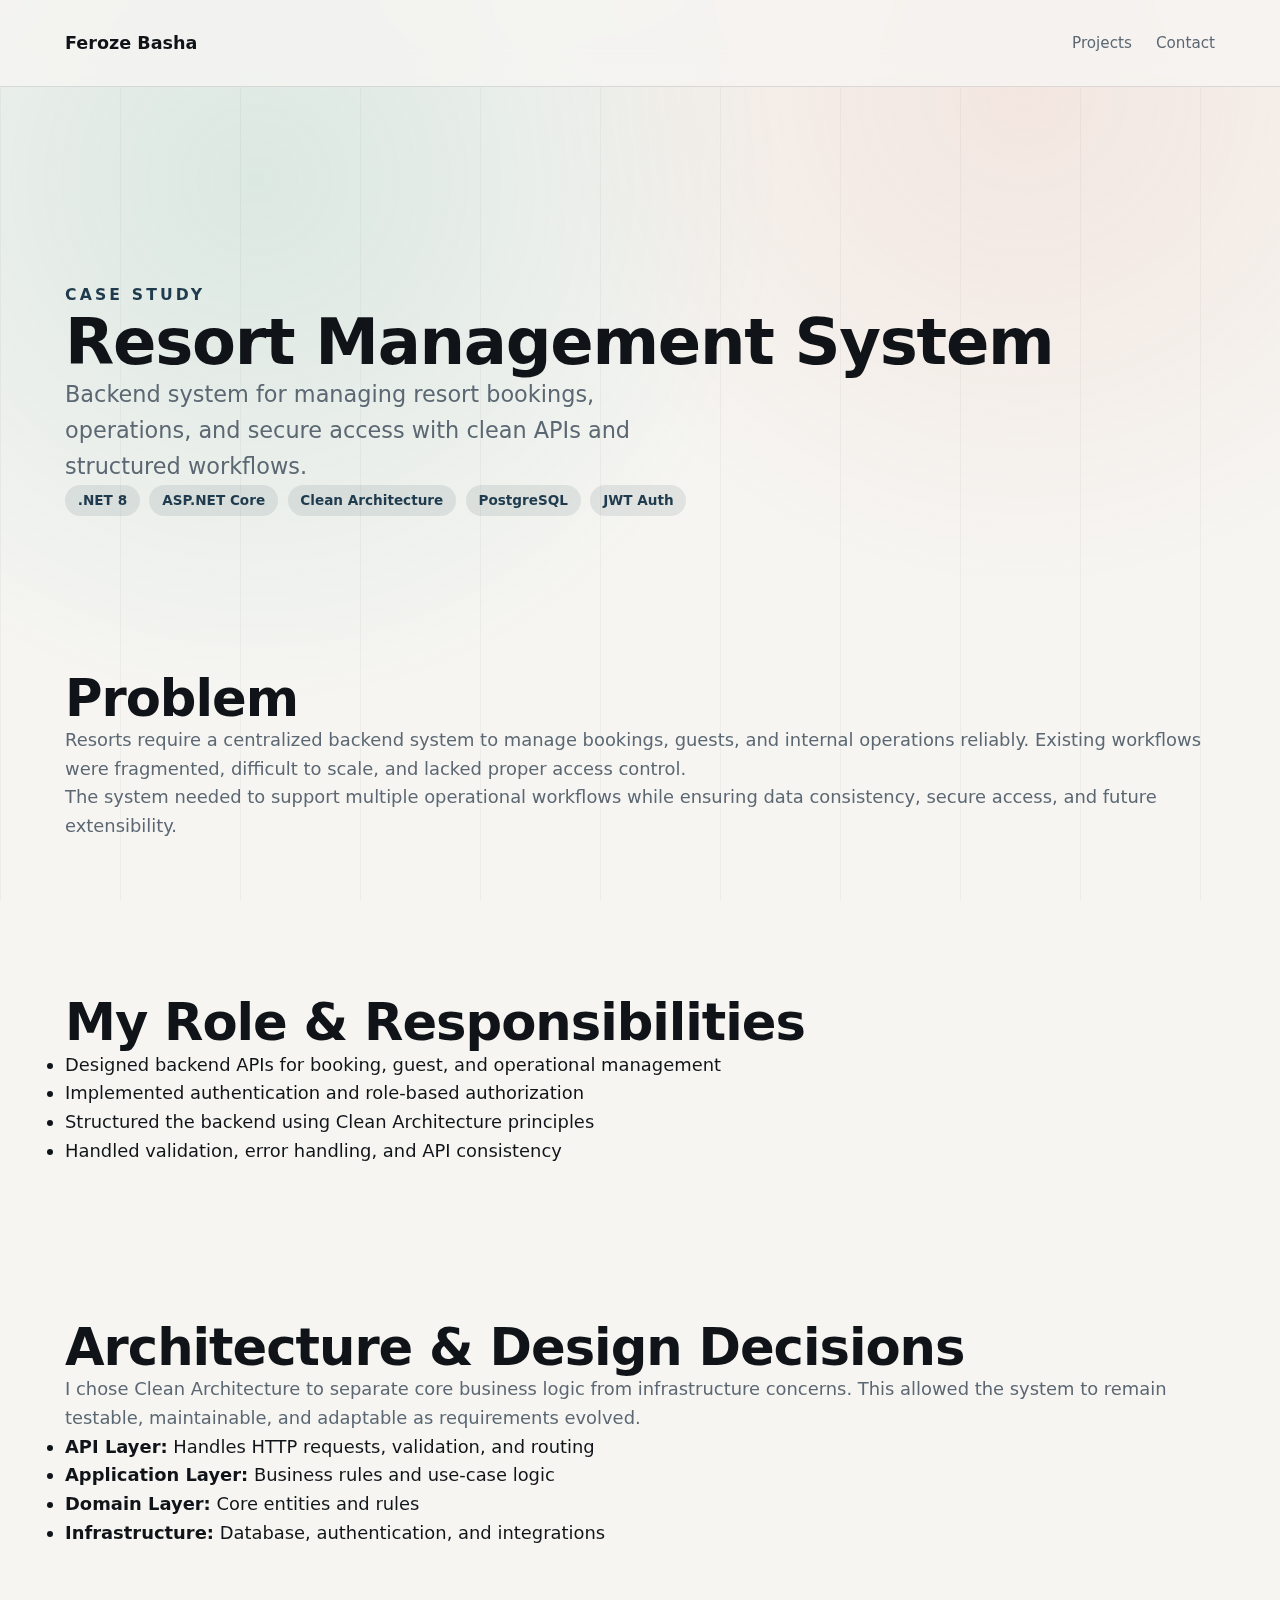
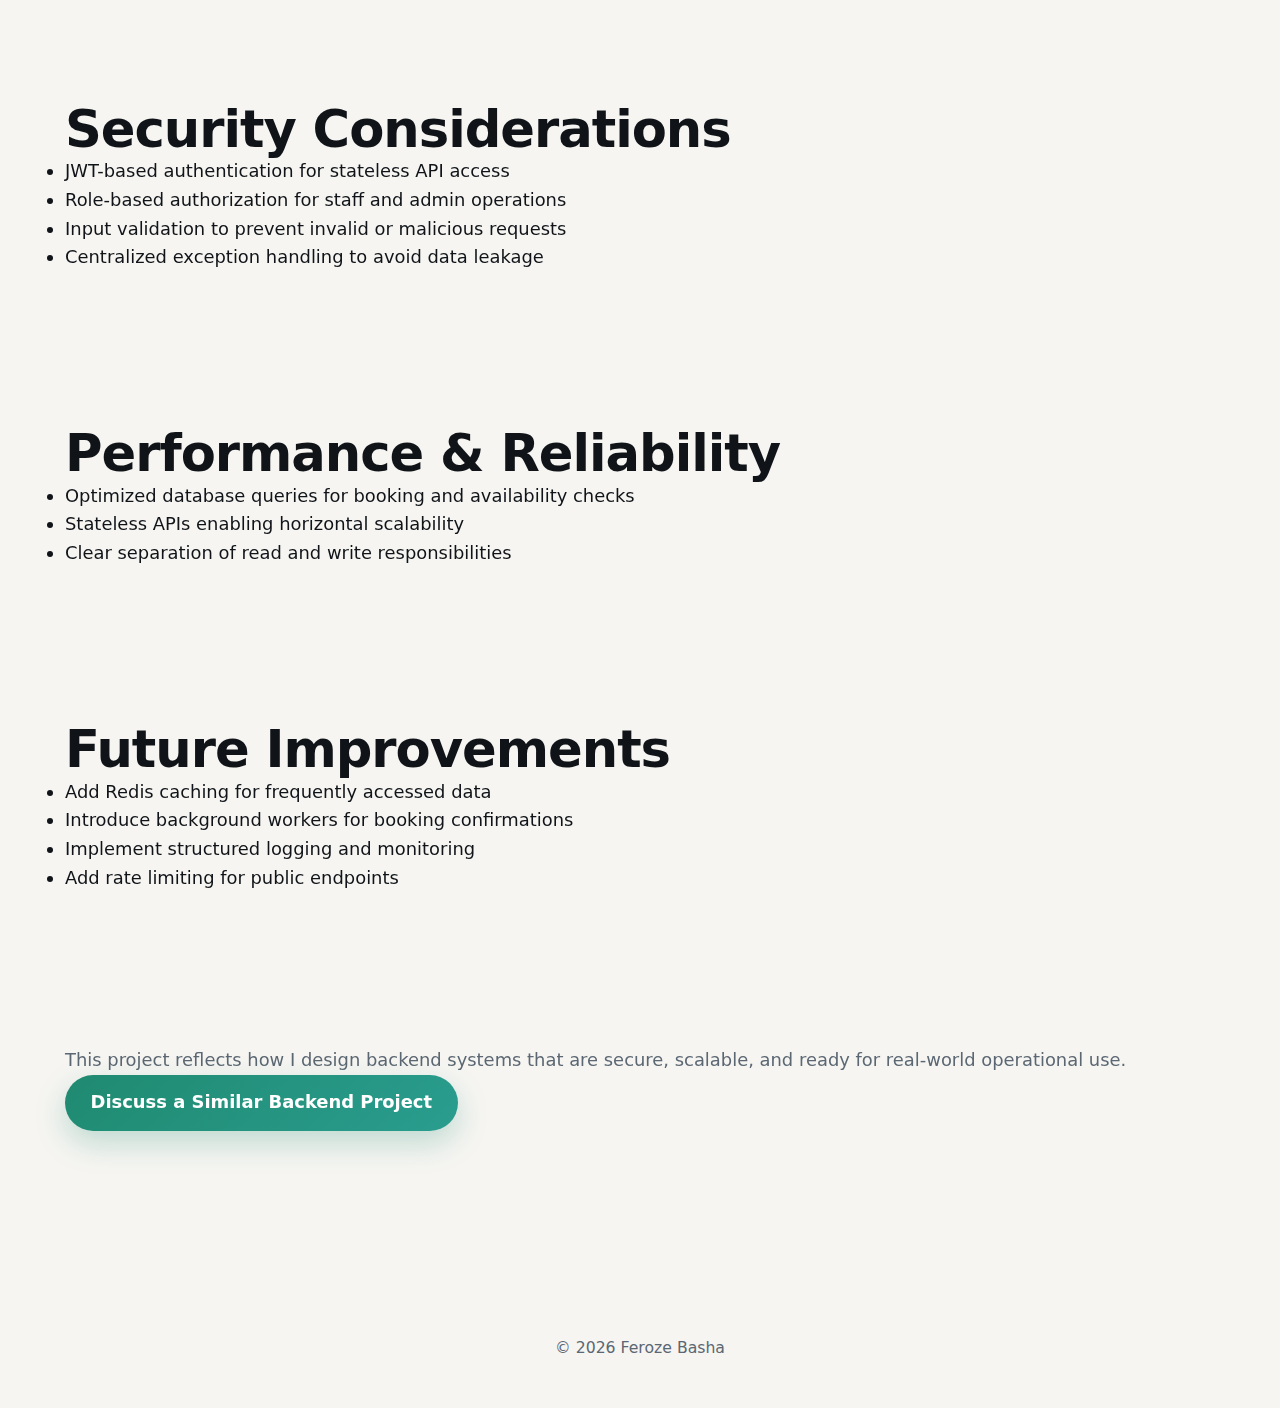
<file: case-studies/resort-management.html>
<!DOCTYPE html>
<html lang="en">
<head>
    <meta charset="utf-8" />
    <meta name="viewport" content="width=device-width, initial-scale=1" />
    <title>Resort Management – Case Study | Feroze Basha</title>

    <link rel="stylesheet" href="../styles.css" />
</head>
<body class="case-study">


<header class="site-header">
    <div class="site-header__inner">
        <a class="logo" href="../index.html">Feroze Basha</a>
        <nav class="site-nav">
            <a href="../index.html#projects">Projects</a>
            <a href="../index.html#contact">Contact</a>
        </nav>
    </div>
</header>

<main class="container">

    <!-- HERO -->
    <section class="section">
        <p class="eyebrow">Case Study</p>
        <h1>Resort Management System</h1>
        <p class="lead">
            Backend system for managing resort bookings, operations, and secure access
            with clean APIs and structured workflows.
        </p>

        <ul class="pill-row">
            <span>.NET 8</span>
            <span>ASP.NET Core</span>
            <span>Clean Architecture</span>
            <span>PostgreSQL</span>
            <span>JWT Auth</span>
        </ul>
    </section>

    <!-- PROBLEM -->
    <section class="section">
        <h2>Problem</h2>
        <p>
            Resorts require a centralized backend system to manage bookings, guests,
            and internal operations reliably. Existing workflows were fragmented,
            difficult to scale, and lacked proper access control.
        </p>
        <p>
            The system needed to support multiple operational workflows while ensuring
            data consistency, secure access, and future extensibility.
        </p>
    </section>

    <!-- ROLE -->
    <section class="section">
        <h2>My Role & Responsibilities</h2>
        <ul>
            <li>Designed backend APIs for booking, guest, and operational management</li>
            <li>Implemented authentication and role-based authorization</li>
            <li>Structured the backend using Clean Architecture principles</li>
            <li>Handled validation, error handling, and API consistency</li>
        </ul>
    </section>

    <!-- ARCHITECTURE -->
    <section class="section">
        <h2>Architecture & Design Decisions</h2>
        <p>
            I chose Clean Architecture to separate core business logic from
            infrastructure concerns. This allowed the system to remain testable,
            maintainable, and adaptable as requirements evolved.
        </p>

        <ul>
            <li><strong>API Layer:</strong> Handles HTTP requests, validation, and routing</li>
            <li><strong>Application Layer:</strong> Business rules and use-case logic</li>
            <li><strong>Domain Layer:</strong> Core entities and rules</li>
            <li><strong>Infrastructure:</strong> Database, authentication, and integrations</li>
        </ul>
    </section>

    <!-- SECURITY -->
    <section class="section">
        <h2>Security Considerations</h2>
        <ul>
            <li>JWT-based authentication for stateless API access</li>
            <li>Role-based authorization for staff and admin operations</li>
            <li>Input validation to prevent invalid or malicious requests</li>
            <li>Centralized exception handling to avoid data leakage</li>
        </ul>
    </section>

    <!-- PERFORMANCE -->
    <section class="section">
        <h2>Performance & Reliability</h2>
        <ul>
            <li>Optimized database queries for booking and availability checks</li>
            <li>Stateless APIs enabling horizontal scalability</li>
            <li>Clear separation of read and write responsibilities</li>
        </ul>
    </section>

    <!-- FUTURE -->
    <section class="section">
        <h2>Future Improvements</h2>
        <ul>
            <li>Add Redis caching for frequently accessed data</li>
            <li>Introduce background workers for booking confirmations</li>
            <li>Implement structured logging and monitoring</li>
            <li>Add rate limiting for public endpoints</li>
        </ul>
    </section>

    <!-- CTA -->
    <section class="section">
        <p class="impact">
            This project reflects how I design backend systems that are secure,
            scalable, and ready for real-world operational use.
        </p>

        <a class="button" href="../index.html#contact">
            Discuss a Similar Backend Project
        </a>
    </section>

</main>

<footer class="site-footer">
    <p>© 2026 Feroze Basha</p>
</footer>

</body>
</html>
</file>
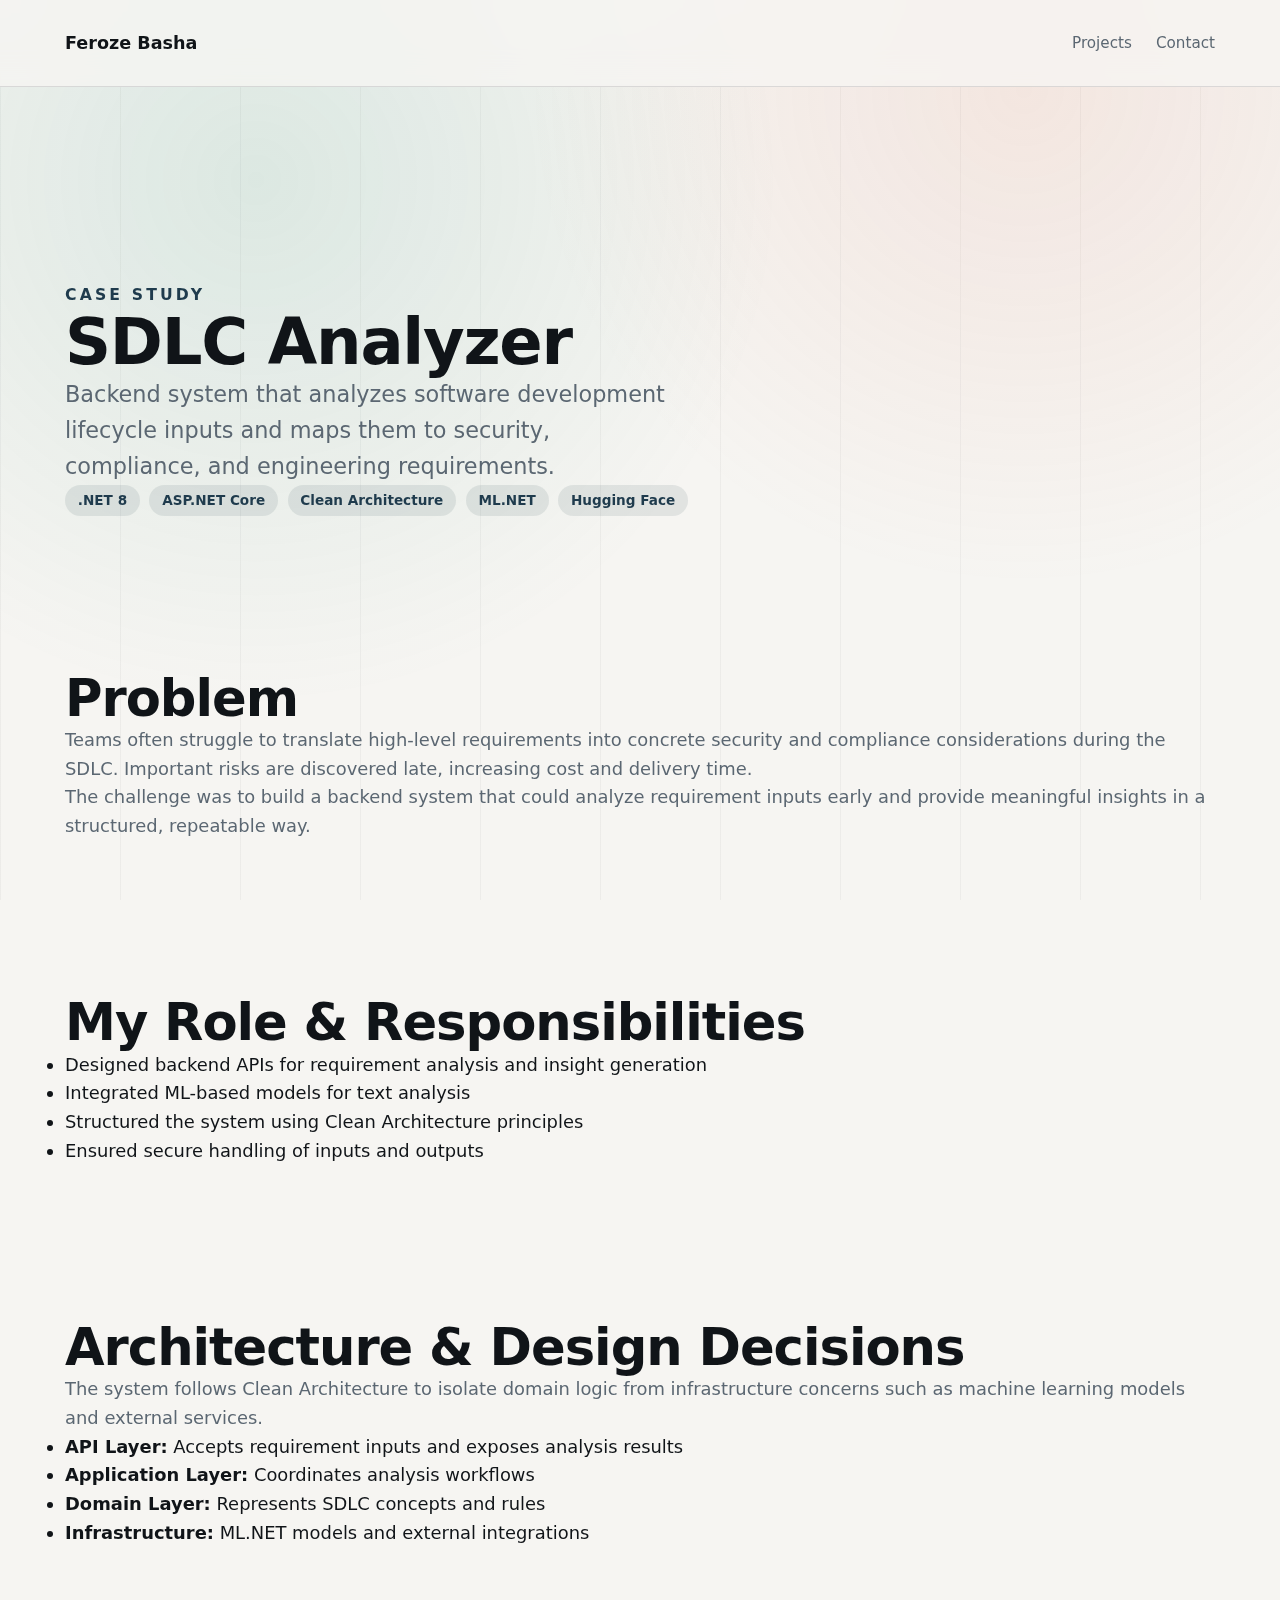
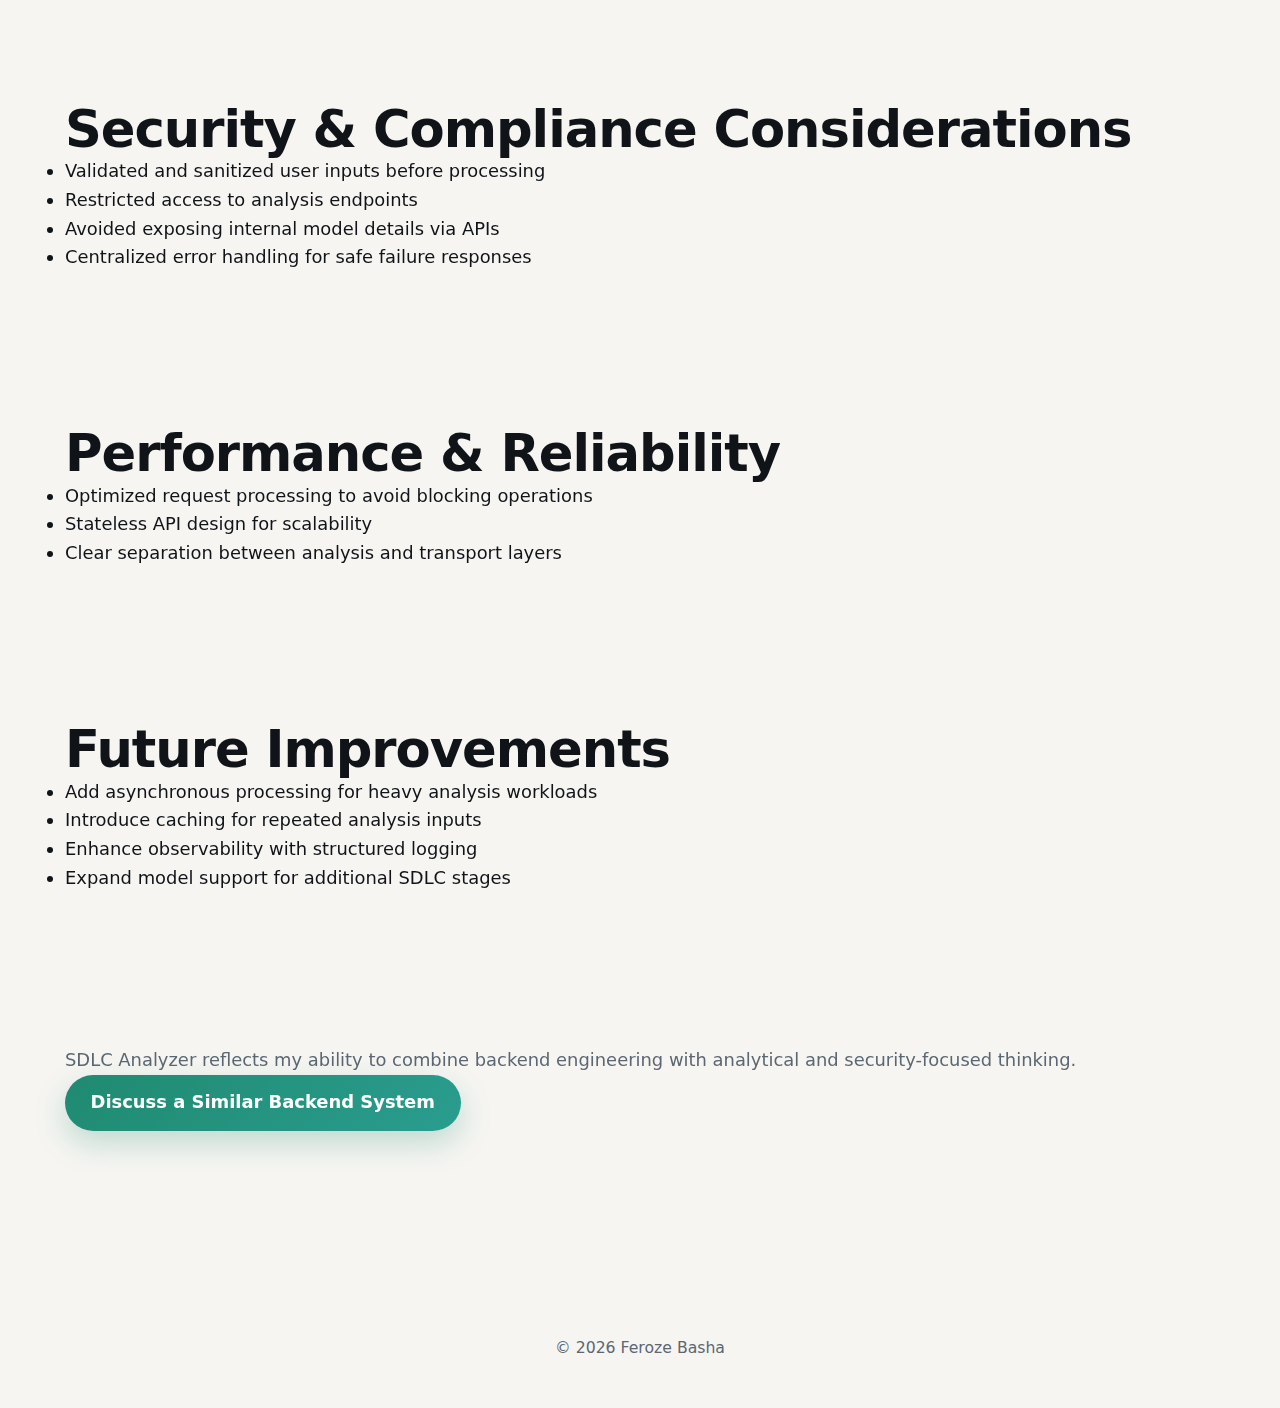
<file: case-studies/sdlc-analyzer.html>
<!DOCTYPE html>
<html lang="en">
<head>
  <meta charset="utf-8" />
  <meta name="viewport" content="width=device-width, initial-scale=1" />
  <title>SDLC Analyzer – Case Study | Feroze Basha</title>

  <link rel="stylesheet" href="../styles.css" />
</head>

<body class="case-study">

<!-- HEADER -->
<header class="site-header">
  <div class="site-header__inner">
    <a class="logo" href="../index.html">Feroze Basha</a>

    <button
            class="nav-toggle"
            type="button"
            aria-expanded="false"
            aria-label="Toggle navigation"
            aria-controls="primary-navigation"
    >
      <span></span>
      <span></span>
      <span></span>
    </button>

    <nav class="site-nav" id="primary-navigation" aria-label="Main navigation">
      <a href="../index.html#projects">Projects</a>
      <a href="../index.html#contact">Contact</a>
    </nav>
  </div>
</header>

<main class="container">

  <!-- HERO -->
  <section class="section">
    <p class="eyebrow">Case Study</p>
    <h1>SDLC Analyzer</h1>
    <p class="lead">
      Backend system that analyzes software development lifecycle inputs
      and maps them to security, compliance, and engineering requirements.
    </p>

    <div class="pill-row">
      <span>.NET 8</span>
      <span>ASP.NET Core</span>
      <span>Clean Architecture</span>
      <span>ML.NET</span>
      <span>Hugging Face</span>
    </div>
  </section>

  <!-- PROBLEM -->
  <section class="section">
    <h2>Problem</h2>
    <p>
      Teams often struggle to translate high-level requirements into
      concrete security and compliance considerations during the SDLC.
      Important risks are discovered late, increasing cost and delivery time.
    </p>
    <p>
      The challenge was to build a backend system that could analyze
      requirement inputs early and provide meaningful insights in a
      structured, repeatable way.
    </p>
  </section>

  <!-- ROLE -->
  <section class="section">
    <h2>My Role & Responsibilities</h2>
    <ul>
      <li>Designed backend APIs for requirement analysis and insight generation</li>
      <li>Integrated ML-based models for text analysis</li>
      <li>Structured the system using Clean Architecture principles</li>
      <li>Ensured secure handling of inputs and outputs</li>
    </ul>
  </section>

  <!-- ARCHITECTURE -->
  <section class="section">
    <h2>Architecture & Design Decisions</h2>
    <p>
      The system follows Clean Architecture to isolate domain logic
      from infrastructure concerns such as machine learning models
      and external services.
    </p>

    <ul>
      <li><strong>API Layer:</strong> Accepts requirement inputs and exposes analysis results</li>
      <li><strong>Application Layer:</strong> Coordinates analysis workflows</li>
      <li><strong>Domain Layer:</strong> Represents SDLC concepts and rules</li>
      <li><strong>Infrastructure:</strong> ML.NET models and external integrations</li>
    </ul>
  </section>

  <!-- SECURITY -->
  <section class="section">
    <h2>Security & Compliance Considerations</h2>
    <ul>
      <li>Validated and sanitized user inputs before processing</li>
      <li>Restricted access to analysis endpoints</li>
      <li>Avoided exposing internal model details via APIs</li>
      <li>Centralized error handling for safe failure responses</li>
    </ul>
  </section>

  <!-- PERFORMANCE -->
  <section class="section">
    <h2>Performance & Reliability</h2>
    <ul>
      <li>Optimized request processing to avoid blocking operations</li>
      <li>Stateless API design for scalability</li>
      <li>Clear separation between analysis and transport layers</li>
    </ul>
  </section>

  <!-- FUTURE -->
  <section class="section">
    <h2>Future Improvements</h2>
    <ul>
      <li>Add asynchronous processing for heavy analysis workloads</li>
      <li>Introduce caching for repeated analysis inputs</li>
      <li>Enhance observability with structured logging</li>
      <li>Expand model support for additional SDLC stages</li>
    </ul>
  </section>

  <!-- CTA -->
  <section class="section">
    <p class="impact">
      SDLC Analyzer reflects my ability to combine backend engineering
      with analytical and security-focused thinking.
    </p>

    <a class="button" href="../index.html#contact">
      Discuss a Similar Backend System
    </a>
  </section>

</main>

<footer class="site-footer">
  <p>© 2026 Feroze Basha</p>
</footer>

<script src="../script.js"></script>
</body>
</html>
</file>
<file: styles.css>
:root {
  --bg: #f6f5f2;
  --surface: #ffffff;
  --surface-strong: #fefcf9;
  --ink: #101418;
  --muted: #5b6772;
  --accent: #1f8a70;
  --accent-2: #e07a5f;
  --accent-3: #1f3b4d;
  --border: rgba(16, 20, 24, 0.12);
  --header-bg: rgba(246, 245, 242, 0.78);
  --glass: rgba(255, 255, 255, 0.72);
  --surface-soft: rgba(255, 255, 255, 0.8);
  --grid-line: rgba(16, 20, 24, 0.04);
  --shadow-sm: 0 10px 26px rgba(16, 20, 24, 0.08);
  --shadow-md: 0 16px 40px rgba(16, 20, 24, 0.12);
  --shadow-lg: 0 26px 60px rgba(16, 20, 24, 0.16);
  --radius-lg: 24px;
  --radius-md: 18px;
  --radius-sm: 12px;
  --max-width: 1150px;
  --page-pad: clamp(1.2rem, 3vw, 2.6rem);
  --section-pad: clamp(3.5rem, 6vw, 6.5rem);
  --header-height: clamp(64px, 7vw, 86px);
  --step--1: clamp(0.85rem, 0.82rem + 0.2vw, 0.98rem);
  --step-0: clamp(0.98rem, 0.92rem + 0.35vw, 1.12rem);
  --step-1: clamp(1.15rem, 1.05rem + 0.55vw, 1.4rem);
  --step-2: clamp(1.5rem, 1.25rem + 1.1vw, 2.1rem);
  --step-3: clamp(2.2rem, 1.7rem + 2.2vw, 3.2rem);
  --step-4: clamp(2.7rem, 2.1rem + 3vw, 4rem);
}

@media (prefers-color-scheme: dark) {
  :root {
    --bg: #0f1114;
    --surface: #15191f;
    --surface-strong: #1c222b;
    --ink: #f3f5f7;
    --muted: #a3adba;
    --accent: #49c5a9;
    --accent-2: #f4a08a;
    --accent-3: #c6d6e0;
    --border: rgba(243, 245, 247, 0.12);
    --header-bg: rgba(15, 17, 20, 0.78);
    --glass: rgba(21, 25, 31, 0.7);
    --surface-soft: rgba(21, 25, 31, 0.78);
    --grid-line: rgba(243, 245, 247, 0.04);
    --shadow-sm: 0 10px 26px rgba(0, 0, 0, 0.35);
    --shadow-md: 0 16px 40px rgba(0, 0, 0, 0.4);
    --shadow-lg: 0 26px 60px rgba(0, 0, 0, 0.5);
  }
}

* {
  box-sizing: border-box;
  margin: 0;
  padding: 0;
}

html {
  scroll-behavior: smooth;
}

body {
  font-family: "IBM Plex Sans", system-ui, sans-serif;
  font-size: var(--step-0);
  background: var(--bg);
  color: var(--ink);
  line-height: 1.6;
  min-height: 100vh;
  overflow-x: hidden;
  animation: pageFade 0.6s ease;
}

body::before {
  content: "";
  position: fixed;
  inset: 0;
  background:
    radial-gradient(circle at 20% 20%, rgba(31, 138, 112, 0.12), transparent 42%),
    radial-gradient(circle at 80% 10%, rgba(224, 122, 95, 0.12), transparent 38%),
    repeating-linear-gradient(90deg, var(--grid-line) 0 1px, transparent 1px 120px);
  pointer-events: none;
  z-index: 0;
}

body.nav-open {
  overflow: hidden;
}

@keyframes pageFade {
  from {
    opacity: 0;
    transform: translateY(10px);
  }
  to {
    opacity: 1;
    transform: translateY(0);
  }
}

h1,
h2,
h3,
h4 {
  font-family: "Sora", system-ui, sans-serif;
  line-height: 1.1;
  letter-spacing: -0.02em;
}

h1 {
  font-size: var(--step-4);
}

h2 {
  font-size: var(--step-3);
}

h3 {
  font-size: var(--step-1);
}

p {
  color: var(--muted);
}

a {
  color: inherit;
  text-decoration: none;
  transition: color 0.2s ease, transform 0.2s ease;
}

a:focus-visible,
button:focus-visible {
  outline: 3px solid rgba(31, 138, 112, 0.4);
  outline-offset: 3px;
  border-radius: 999px;
}

.skip-link {
  position: absolute;
  top: -40px;
  left: var(--page-pad);
  padding: 0.6rem 1rem;
  background: var(--accent-3);
  color: #fff;
  border-radius: 999px;
  z-index: 20;
  transition: top 0.2s ease;
}

.skip-link:focus {
  top: 1rem;
}

.container {
  width: min(100% - (var(--page-pad) * 2), var(--max-width));
  margin: 0 auto;
}

main.container {
  padding: calc(var(--header-height) + 2rem) 0 6rem;
}

.page-noise {
  position: fixed;
  inset: 0;
  background-image: url("data:image/svg+xml;utf8,<svg xmlns='http://www.w3.org/2000/svg' width='120' height='120' viewBox='0 0 120 120'><filter id='n'><feTurbulence type='fractalNoise' baseFrequency='0.8' numOctaves='2' stitchTiles='stitch'/></filter><rect width='120' height='120' filter='url(%23n)' opacity='0.35'/></svg>");
  opacity: 0.04;
  pointer-events: none;
  mix-blend-mode: multiply;
  z-index: 0;
}

.glow-orb {
  position: fixed;
  width: 420px;
  height: 420px;
  border-radius: 50%;
  background: radial-gradient(circle, rgba(31, 138, 112, 0.35), rgba(31, 138, 112, 0));
  filter: blur(10px);
  opacity: 0.7;
  z-index: 0;
  animation: float 12s ease-in-out infinite;
}

.orb-one {
  top: -140px;
  right: -180px;
}

.orb-two {
  bottom: -180px;
  left: -120px;
  background: radial-gradient(circle, rgba(224, 122, 95, 0.35), rgba(224, 122, 95, 0));
  animation-delay: 2s;
}

@keyframes float {
  0%,
  100% {
    transform: translateY(0);
  }
  50% {
    transform: translateY(18px);
  }
}

.site-header {
  position: sticky;
  top: 0;
  z-index: 10;
  background: var(--header-bg);
  border-bottom: 1px solid var(--border);
  backdrop-filter: blur(16px);
}

.site-header__inner {
  height: var(--header-height);
  display: flex;
  align-items: center;
  justify-content: space-between;
  gap: 1rem;
  width: min(100% - (var(--page-pad) * 2), var(--max-width));
  margin: 0 auto;
}

.logo {
  font-family: "Sora", system-ui, sans-serif;
  font-weight: 600;
  font-size: 1.1rem;
}

.site-nav {
  position: fixed;
  top: calc(var(--header-height) + 0.5rem);
  right: var(--page-pad);
  display: grid;
  gap: 0.9rem;
  font-size: 0.95rem;
  color: var(--muted);
  background: var(--surface);
  border: 1px solid var(--border);
  border-radius: var(--radius-md);
  padding: 1rem 1.4rem;
  box-shadow: var(--shadow-md);
  opacity: 0;
  visibility: hidden;
  pointer-events: none;
  transform: translateY(-10px);
  transition: opacity 0.2s ease, transform 0.2s ease;
}

.site-nav a {
  position: relative;
  transition: color 0.2s ease;
}

.site-nav a::after {
  content: "";
  position: absolute;
  left: 0;
  bottom: -6px;
  width: 0;
  height: 2px;
  background: var(--accent);
  transition: width 0.2s ease;
}

.site-nav a:hover {
  color: var(--ink);
}

.site-nav a:hover::after {
  width: 100%;
}

body.nav-open .site-nav {
  opacity: 1;
  visibility: visible;
  pointer-events: auto;
  transform: translateY(0);
}

.nav-toggle {
  display: inline-flex;
  flex-direction: column;
  gap: 6px;
  background: none;
  border: none;
  cursor: pointer;
}

.nav-toggle span {
  width: 28px;
  height: 2px;
  background: var(--ink);
  transition: transform 0.2s ease;
}

.button {
  display: inline-flex;
  align-items: center;
  justify-content: center;
  gap: 0.5rem;
  padding: 0.85rem 1.6rem;
  border-radius: 999px;
  background: linear-gradient(135deg, var(--accent), #2a9d8f);
  color: #fff;
  font-weight: 600;
  box-shadow: 0 12px 30px rgba(31, 138, 112, 0.25);
  transition: transform 0.2s ease, box-shadow 0.2s ease;
}

.button:hover {
  transform: translateY(-2px);
  box-shadow: 0 16px 36px rgba(31, 138, 112, 0.3);
}

.button.ghost {
  background: transparent;
  color: var(--ink);
  border: 1px solid var(--border);
  box-shadow: none;
}

.button.ghost:hover {
  border-color: rgba(31, 138, 112, 0.6);
  color: var(--accent);
  transform: translateY(-2px);
}

.text-link {
  font-weight: 600;
  color: var(--accent-3);
  display: inline-flex;
  align-items: center;
  gap: 0.3rem;
}

.text-link::after {
  content: "→";
  transition: transform 0.2s ease;
}

.text-link:hover::after {
  transform: translateX(4px);
}

.section {
  padding: var(--section-pad) 0;
  position: relative;
  z-index: 1;
  scroll-margin-top: calc(var(--header-height) + 20px);
}

.section-heading {
  max-width: 680px;
  margin-bottom: 2.5rem;
}

.section-heading h2 {
  margin-top: 1rem;
}

.eyebrow {
  text-transform: uppercase;
  font-size: var(--step--1);
  letter-spacing: 0.2em;
  color: var(--accent-3);
  font-weight: 600;
}

.hero {
  display: grid;
  gap: 2.8rem;
  align-items: center;
  position: relative;
  z-index: 1;
}

.hero-content h1 {
  margin: 1rem 0 1.2rem;
}

.lead {
  font-size: var(--step-1);
  color: var(--muted);
  max-width: 620px;
}

.hero-actions {
  margin: 2rem 0 1.6rem;
  display: flex;
  flex-wrap: wrap;
  gap: 1rem;
}

.hero-badges {
  display: flex;
  flex-wrap: wrap;
  gap: 0.6rem;
  margin-bottom: 1.8rem;
}

.hero-badges span {
  padding: 0.35rem 0.9rem;
  border-radius: 999px;
  background: rgba(31, 138, 112, 0.12);
  color: var(--accent-3);
  font-weight: 600;
  font-size: var(--step--1);
}

.hero-highlights {
  display: grid;
  gap: 1rem;
}

.highlight-card {
  background: var(--glass);
  border: 1px solid var(--border);
  padding: 1.1rem 1.2rem;
  border-radius: var(--radius-sm);
  backdrop-filter: blur(8px);
  box-shadow: var(--shadow-sm);
}

.highlight-card h4 {
  font-size: 1rem;
  margin-bottom: 0.4rem;
}

.hero-panel {
  display: flex;
  justify-content: flex-start;
}

.status-card {
  background: var(--surface);
  border-radius: var(--radius-lg);
  padding: 2.4rem;
  border: 1px solid var(--border);
  box-shadow: var(--shadow-lg);
  max-width: 460px;
}

.status-pill {
  display: inline-flex;
  align-items: center;
  gap: 0.4rem;
  padding: 0.35rem 0.9rem;
  border-radius: 999px;
  font-size: var(--step--1);
  background: rgba(31, 138, 112, 0.12);
  color: var(--accent-3);
  font-weight: 600;
}

.status-pill::before {
  content: "";
  width: 8px;
  height: 8px;
  border-radius: 50%;
  background: var(--accent);
  box-shadow: 0 0 10px rgba(31, 138, 112, 0.8);
  animation: pulse 1.6s ease-in-out infinite;
}

@keyframes pulse {
  0%,
  100% {
    transform: scale(1);
    opacity: 0.6;
  }
  50% {
    transform: scale(1.4);
    opacity: 1;
  }
}

.status-card h3 {
  margin: 1rem 0 0.8rem;
}

.status-grid {
  display: grid;
  gap: 1rem;
  margin: 1.5rem 0;
}

.status-label {
  text-transform: uppercase;
  font-size: 0.75rem;
  letter-spacing: 0.16em;
  color: var(--muted);
}

.status-value {
  font-weight: 600;
}

.status-actions {
  display: flex;
  flex-wrap: wrap;
  gap: 1.2rem;
}

.about-grid,
.services-grid,
.skills-grid,
.project-grid,
.experience-grid,
.contact-card,
.learning-block,
.learning-grid {
  display: grid;
  gap: 1.6rem;
}

:is(.about-card, .service-card, .skill-card, .project-card, .experience-card) {
  background: var(--surface);
  border-radius: var(--radius-md);
  padding: clamp(1.6rem, 2.6vw, 2.2rem);
  border: 1px solid var(--border);
  box-shadow: var(--shadow-sm);
  transition: transform 0.2s ease, box-shadow 0.2s ease, border-color 0.2s ease;
}

:is(.about-card, .service-card, .skill-card, .project-card, .experience-card):hover {
  transform: translateY(-4px);
  border-color: rgba(31, 138, 112, 0.35);
  box-shadow: var(--shadow-md);
}

.about-card p + p {
  margin-top: 1rem;
}

.about-list {
  display: grid;
  gap: 1.4rem;
}

.about-item h4 {
  font-size: 1rem;
  margin-bottom: 0.4rem;
}

.service-card p,
.skill-card p,
.project-card p,
.experience-card ul {
  color: var(--muted);
}

.skills-grid .pill-row {
  margin-top: 1.2rem;
}

.pill-row {
  display: flex;
  flex-wrap: wrap;
  gap: 0.6rem;
}

.pill-row span {
  background: rgba(38, 70, 83, 0.1);
  color: var(--accent-3);
  padding: 0.3rem 0.8rem;
  border-radius: 999px;
  font-size: 0.85rem;
  font-weight: 600;
}

.project-card {
  display: flex;
  flex-direction: column;
  gap: 1.1rem;
}

.project-card.featured {
  border: 1px solid rgba(31, 138, 112, 0.4);
  background: linear-gradient(140deg, rgba(31, 138, 112, 0.08), rgba(255, 255, 255, 0.9));
}

.project-header {
  display: flex;
  flex-direction: column;
  gap: 0.6rem;
}

.chip {
  align-self: flex-start;
  padding: 0.25rem 0.8rem;
  border-radius: 999px;
  background: rgba(224, 122, 95, 0.15);
  color: var(--accent-2);
  font-weight: 600;
  font-size: 0.8rem;
  text-transform: uppercase;
  letter-spacing: 0.12em;
}

.project-meta {
  font-size: 0.9rem;
  color: var(--muted);
}

.project-actions {
  display: flex;
  gap: 1.2rem;
  margin-top: auto;
}

.learning-block {
  margin-top: 2.5rem;
  padding: clamp(1.8rem, 3vw, 2.6rem);
  border-radius: var(--radius-lg);
  background: var(--surface-soft);
  border: 1px solid var(--border);
  position: relative;
  overflow: hidden;
}

.learning-intro p {
  color: var(--muted);
  margin-top: 0.6rem;
}

.learning-quote {
  margin-top: 1.2rem;
  padding-left: 1rem;
  border-left: 3px solid var(--accent);
  font-style: italic;
  color: var(--accent-3);
}

.learning-card {
  display: flex;
  justify-content: space-between;
  align-items: center;
  padding: 1rem 1.2rem;
  border-radius: var(--radius-sm);
  border: 1px solid var(--border);
  background: var(--surface);
  font-weight: 600;
  transition: transform 0.2s ease, border-color 0.2s ease;
}

.learning-card:hover {
  transform: translateY(-3px);
  border-color: rgba(31, 138, 112, 0.45);
}

.experience-card ul {
  list-style: none;
  display: grid;
  gap: 0.6rem;
}

.experience-card li::before {
  content: "•";
  color: var(--accent-2);
  margin-right: 0.6rem;
}

.experience-meta {
  margin: 0.5rem 0 1rem;
  color: var(--muted);
}

.experience-stack {
  margin-top: 1rem;
  font-size: 0.9rem;
  color: var(--accent-3);
  font-weight: 600;
}

.contact-card {
  background: linear-gradient(135deg, rgba(31, 138, 112, 0.12), rgba(224, 122, 95, 0.12));
  border-radius: var(--radius-lg);
  padding: clamp(2.2rem, 3.5vw, 3rem);
  border: 1px solid var(--border);
  align-items: center;
}

.contact-card p {
  margin-top: 1rem;
}

.contact-actions {
  display: flex;
  flex-direction: column;
  gap: 1rem;
}

.site-footer {
  text-align: center;
  padding: 2rem 0 3rem;
  color: var(--muted);
  font-size: var(--step--1);
}

.footer-inner {
  display: flex;
  justify-content: center;
}

[data-reveal] {
  opacity: 0;
  transform: translateY(24px);
  transition: opacity 0.6s ease, transform 0.6s ease;
}

[data-reveal].is-visible {
  opacity: 1;
  transform: translateY(0);
}

@media (min-width: 641px) {
  .hero-highlights {
    grid-template-columns: repeat(2, minmax(0, 1fr));
  }

  .status-grid {
    grid-template-columns: repeat(2, minmax(0, 1fr));
  }

  .about-grid,
  .skills-grid,
  .services-grid,
  .project-grid,
  .experience-grid {
    grid-template-columns: repeat(2, minmax(0, 1fr));
  }

  .learning-block {
    grid-template-columns: 1fr 1.4fr;
  }

  .learning-grid {
    grid-template-columns: repeat(2, minmax(0, 1fr));
  }

  .contact-card {
    grid-template-columns: 1.2fr 0.8fr;
  }

  .contact-actions {
    align-items: flex-start;
  }
}

@media (min-width: 1025px) {
  .site-nav {
    position: static;
    display: flex;
    gap: 1.5rem;
    background: transparent;
    border: none;
    padding: 0;
    box-shadow: none;
    opacity: 1;
    visibility: visible;
    pointer-events: auto;
    transform: none;
  }

  .nav-toggle {
    display: none;
  }

  .hero {
    grid-template-columns: minmax(0, 1.1fr) minmax(0, 0.9fr);
  }

  .hero-panel {
    justify-content: flex-end;
  }

  .hero-highlights {
    grid-template-columns: repeat(3, minmax(0, 1fr));
  }

  .services-grid {
    grid-template-columns: repeat(3, minmax(0, 1fr));
  }

  .project-grid {
    grid-template-columns: repeat(3, minmax(0, 1fr));
  }
}

@media (max-width: 640px) {
  .site-header__inner {
    gap: 0.6rem;
  }

  .site-header__inner .button.ghost {
    padding: 0.6rem 1rem;
    font-size: 0.85rem;
  }

  .logo {
    font-size: 1rem;
  }

  .hero-actions {
    flex-direction: column;
    align-items: flex-start;
  }
}

@media (prefers-reduced-motion: reduce) {
  * {
    animation: none !important;
    transition: none !important;
    scroll-behavior: auto !important;
  }
}
</file>
<file: src/styles.css>
:root {
  --bg: #f6f5f2;
  --surface: #ffffff;
  --surface-strong: #fefcf9;
  --ink: #101418;
  --muted: #5b6772;
  --accent: #1f8a70;
  --accent-2: #e07a5f;
  --accent-3: #1f3b4d;
  --border: rgba(16, 20, 24, 0.12);
  --header-bg: rgba(246, 245, 242, 0.78);
  --glass: rgba(255, 255, 255, 0.72);
  --surface-soft: rgba(255, 255, 255, 0.8);
  --grid-line: rgba(16, 20, 24, 0.04);
  --shadow-sm: 0 10px 26px rgba(16, 20, 24, 0.08);
  --shadow-md: 0 16px 40px rgba(16, 20, 24, 0.12);
  --shadow-lg: 0 26px 60px rgba(16, 20, 24, 0.16);
  --radius-lg: 24px;
  --radius-md: 18px;
  --radius-sm: 12px;
  --max-width: 1150px;
  --page-pad: clamp(1.2rem, 3vw, 2.6rem);
  --section-pad: clamp(3.5rem, 6vw, 6.5rem);
  --header-height: clamp(64px, 7vw, 86px);
  --step--1: clamp(0.85rem, 0.82rem + 0.2vw, 0.98rem);
  --step-0: clamp(0.98rem, 0.92rem + 0.35vw, 1.12rem);
  --step-1: clamp(1.15rem, 1.05rem + 0.55vw, 1.4rem);
  --step-2: clamp(1.5rem, 1.25rem + 1.1vw, 2.1rem);
  --step-3: clamp(2.2rem, 1.7rem + 2.2vw, 3.2rem);
  --step-4: clamp(2.7rem, 2.1rem + 3vw, 4rem);
}

@media (prefers-color-scheme: dark) {
  :root {
    --bg: #0f1114;
    --surface: #15191f;
    --surface-strong: #1c222b;
    --ink: #f3f5f7;
    --muted: #a3adba;
    --accent: #49c5a9;
    --accent-2: #f4a08a;
    --accent-3: #c6d6e0;
    --border: rgba(243, 245, 247, 0.12);
    --header-bg: rgba(15, 17, 20, 0.78);
    --glass: rgba(21, 25, 31, 0.7);
    --surface-soft: rgba(21, 25, 31, 0.78);
    --grid-line: rgba(243, 245, 247, 0.04);
    --shadow-sm: 0 10px 26px rgba(0, 0, 0, 0.35);
    --shadow-md: 0 16px 40px rgba(0, 0, 0, 0.4);
    --shadow-lg: 0 26px 60px rgba(0, 0, 0, 0.5);
  }
}

* {
  box-sizing: border-box;
  margin: 0;
  padding: 0;
}

html {
  scroll-behavior: smooth;
}

body {
  font-family: "IBM Plex Sans", system-ui, sans-serif;
  font-size: var(--step-0);
  background: var(--bg);
  color: var(--ink);
  line-height: 1.6;
  min-height: 100vh;
  overflow-x: hidden;
  animation: pageFade 0.6s ease;
}

body::before {
  content: "";
  position: fixed;
  inset: 0;
  background:
    radial-gradient(circle at 20% 20%, rgba(31, 138, 112, 0.12), transparent 42%),
    radial-gradient(circle at 80% 10%, rgba(224, 122, 95, 0.12), transparent 38%),
    repeating-linear-gradient(90deg, var(--grid-line) 0 1px, transparent 1px 120px);
  pointer-events: none;
  z-index: 0;
}

body.nav-open {
  overflow: hidden;
}

@keyframes pageFade {
  from {
    opacity: 0;
    transform: translateY(10px);
  }
  to {
    opacity: 1;
    transform: translateY(0);
  }
}

h1,
h2,
h3,
h4 {
  font-family: "Sora", system-ui, sans-serif;
  line-height: 1.1;
  letter-spacing: -0.02em;
}

h1 {
  font-size: var(--step-4);
}

h2 {
  font-size: var(--step-3);
}

h3 {
  font-size: var(--step-1);
}

p {
  color: var(--muted);
}

a {
  color: inherit;
  text-decoration: none;
  transition: color 0.2s ease, transform 0.2s ease;
}

a:focus-visible,
button:focus-visible {
  outline: 3px solid rgba(31, 138, 112, 0.4);
  outline-offset: 3px;
  border-radius: 999px;
}

.skip-link {
  position: absolute;
  top: -40px;
  left: var(--page-pad);
  padding: 0.6rem 1rem;
  background: var(--accent-3);
  color: #fff;
  border-radius: 999px;
  z-index: 20;
  transition: top 0.2s ease;
}

.skip-link:focus {
  top: 1rem;
}

.container {
  width: min(100% - (var(--page-pad) * 2), var(--max-width));
  margin: 0 auto;
}

main.container {
  padding: calc(var(--header-height) + 2rem) 0 6rem;
}

.page-noise {
  position: fixed;
  inset: 0;
  background-image: url("data:image/svg+xml;utf8,<svg xmlns='http://www.w3.org/2000/svg' width='120' height='120' viewBox='0 0 120 120'><filter id='n'><feTurbulence type='fractalNoise' baseFrequency='0.8' numOctaves='2' stitchTiles='stitch'/></filter><rect width='120' height='120' filter='url(%23n)' opacity='0.35'/></svg>");
  opacity: 0.04;
  pointer-events: none;
  mix-blend-mode: multiply;
  z-index: 0;
}

.glow-orb {
  position: fixed;
  width: 420px;
  height: 420px;
  border-radius: 50%;
  background: radial-gradient(circle, rgba(31, 138, 112, 0.35), rgba(31, 138, 112, 0));
  filter: blur(10px);
  opacity: 0.7;
  z-index: 0;
  animation: float 12s ease-in-out infinite;
}

.orb-one {
  top: -140px;
  right: -180px;
}

.orb-two {
  bottom: -180px;
  left: -120px;
  background: radial-gradient(circle, rgba(224, 122, 95, 0.35), rgba(224, 122, 95, 0));
  animation-delay: 2s;
}

@keyframes float {
  0%,
  100% {
    transform: translateY(0);
  }
  50% {
    transform: translateY(18px);
  }
}

.site-header {
  position: sticky;
  top: 0;
  z-index: 10;
  background: var(--header-bg);
  border-bottom: 1px solid var(--border);
  backdrop-filter: blur(16px);
}

.site-header__inner {
  height: var(--header-height);
  display: flex;
  align-items: center;
  justify-content: space-between;
  gap: 1rem;
  width: min(100% - (var(--page-pad) * 2), var(--max-width));
  margin: 0 auto;
}

.logo {
  font-family: "Sora", system-ui, sans-serif;
  font-weight: 600;
  font-size: 1.1rem;
}

.site-nav {
  position: fixed;
  top: calc(var(--header-height) + 0.5rem);
  right: var(--page-pad);
  display: grid;
  gap: 0.9rem;
  font-size: 0.95rem;
  color: var(--muted);
  background: var(--surface);
  border: 1px solid var(--border);
  border-radius: var(--radius-md);
  padding: 1rem 1.4rem;
  box-shadow: var(--shadow-md);
  opacity: 0;
  visibility: hidden;
  pointer-events: none;
  transform: translateY(-10px);
  transition: opacity 0.2s ease, transform 0.2s ease;
}

.site-nav a {
  position: relative;
  transition: color 0.2s ease;
}

.site-nav a::after {
  content: "";
  position: absolute;
  left: 0;
  bottom: -6px;
  width: 0;
  height: 2px;
  background: var(--accent);
  transition: width 0.2s ease;
}

.site-nav a:hover {
  color: var(--ink);
}

.site-nav a:hover::after {
  width: 100%;
}

body.nav-open .site-nav {
  opacity: 1;
  visibility: visible;
  pointer-events: auto;
  transform: translateY(0);
}

.nav-toggle {
  display: inline-flex;
  flex-direction: column;
  gap: 6px;
  background: none;
  border: none;
  cursor: pointer;
}

.nav-toggle span {
  width: 28px;
  height: 2px;
  background: var(--ink);
  transition: transform 0.2s ease;
}

.button {
  display: inline-flex;
  align-items: center;
  justify-content: center;
  gap: 0.5rem;
  padding: 0.85rem 1.6rem;
  border-radius: 999px;
  background: linear-gradient(135deg, var(--accent), #2a9d8f);
  color: #fff;
  font-weight: 600;
  box-shadow: 0 12px 30px rgba(31, 138, 112, 0.25);
  transition: transform 0.2s ease, box-shadow 0.2s ease;
}

.button:hover {
  transform: translateY(-2px);
  box-shadow: 0 16px 36px rgba(31, 138, 112, 0.3);
}

.button.ghost {
  background: transparent;
  color: var(--ink);
  border: 1px solid var(--border);
  box-shadow: none;
}

.button.ghost:hover {
  border-color: rgba(31, 138, 112, 0.6);
  color: var(--accent);
  transform: translateY(-2px);
}

.text-link {
  font-weight: 600;
  color: var(--accent-3);
  display: inline-flex;
  align-items: center;
  gap: 0.3rem;
}

.text-link::after {
  content: "→";
  transition: transform 0.2s ease;
}

.text-link:hover::after {
  transform: translateX(4px);
}

.section {
  padding: var(--section-pad) 0;
  position: relative;
  z-index: 1;
  scroll-margin-top: calc(var(--header-height) + 20px);
}

.section-heading {
  max-width: 680px;
  margin-bottom: 2.5rem;
}

.section-heading h2 {
  margin-top: 1rem;
}

.eyebrow {
  text-transform: uppercase;
  font-size: var(--step--1);
  letter-spacing: 0.2em;
  color: var(--accent-3);
  font-weight: 600;
}

.hero {
  display: grid;
  gap: 2.8rem;
  align-items: center;
  position: relative;
  z-index: 1;
}

.hero-content h1 {
  margin: 1rem 0 1.2rem;
}

.lead {
  font-size: var(--step-1);
  color: var(--muted);
  max-width: 620px;
}

.hero-actions {
  margin: 2rem 0 1.6rem;
  display: flex;
  flex-wrap: wrap;
  gap: 1rem;
}

.hero-badges {
  display: flex;
  flex-wrap: wrap;
  gap: 0.6rem;
  margin-bottom: 1.8rem;
}

.hero-badges span {
  padding: 0.35rem 0.9rem;
  border-radius: 999px;
  background: rgba(31, 138, 112, 0.12);
  color: var(--accent-3);
  font-weight: 600;
  font-size: var(--step--1);
}

.hero-highlights {
  display: grid;
  gap: 1rem;
}

.highlight-card {
  background: var(--glass);
  border: 1px solid var(--border);
  padding: 1.1rem 1.2rem;
  border-radius: var(--radius-sm);
  backdrop-filter: blur(8px);
  box-shadow: var(--shadow-sm);
}

.highlight-card h4 {
  font-size: 1rem;
  margin-bottom: 0.4rem;
}

.hero-panel {
  display: flex;
  justify-content: flex-start;
}

.status-card {
  background: var(--surface);
  border-radius: var(--radius-lg);
  padding: 2.4rem;
  border: 1px solid var(--border);
  box-shadow: var(--shadow-lg);
  max-width: 460px;
}

.status-pill {
  display: inline-flex;
  align-items: center;
  gap: 0.4rem;
  padding: 0.35rem 0.9rem;
  border-radius: 999px;
  font-size: var(--step--1);
  background: rgba(31, 138, 112, 0.12);
  color: var(--accent-3);
  font-weight: 600;
}

.status-pill::before {
  content: "";
  width: 8px;
  height: 8px;
  border-radius: 50%;
  background: var(--accent);
  box-shadow: 0 0 10px rgba(31, 138, 112, 0.8);
  animation: pulse 1.6s ease-in-out infinite;
}

@keyframes pulse {
  0%,
  100% {
    transform: scale(1);
    opacity: 0.6;
  }
  50% {
    transform: scale(1.4);
    opacity: 1;
  }
}

.status-card h3 {
  margin: 1rem 0 0.8rem;
}

.status-grid {
  display: grid;
  gap: 1rem;
  margin: 1.5rem 0;
}

.status-label {
  text-transform: uppercase;
  font-size: 0.75rem;
  letter-spacing: 0.16em;
  color: var(--muted);
}

.status-value {
  font-weight: 600;
}

.status-actions {
  display: flex;
  flex-wrap: wrap;
  gap: 1.2rem;
}

.about-grid,
.services-grid,
.skills-grid,
.project-grid,
.experience-grid,
.contact-card,
.learning-block,
.learning-grid {
  display: grid;
  gap: 1.6rem;
}

:is(.about-card, .service-card, .skill-card, .project-card, .experience-card) {
  background: var(--surface);
  border-radius: var(--radius-md);
  padding: clamp(1.6rem, 2.6vw, 2.2rem);
  border: 1px solid var(--border);
  box-shadow: var(--shadow-sm);
  transition: transform 0.2s ease, box-shadow 0.2s ease, border-color 0.2s ease;
}

:is(.about-card, .service-card, .skill-card, .project-card, .experience-card):hover {
  transform: translateY(-4px);
  border-color: rgba(31, 138, 112, 0.35);
  box-shadow: var(--shadow-md);
}

.about-card p + p {
  margin-top: 1rem;
}

.about-list {
  display: grid;
  gap: 1.4rem;
}

.about-item h4 {
  font-size: 1rem;
  margin-bottom: 0.4rem;
}

.service-card p,
.skill-card p,
.project-card p,
.experience-card ul {
  color: var(--muted);
}

.skills-grid .pill-row {
  margin-top: 1.2rem;
}

.pill-row {
  display: flex;
  flex-wrap: wrap;
  gap: 0.6rem;
}

.pill-row span {
  background: rgba(38, 70, 83, 0.1);
  color: var(--accent-3);
  padding: 0.3rem 0.8rem;
  border-radius: 999px;
  font-size: 0.85rem;
  font-weight: 600;
}

.project-card {
  display: flex;
  flex-direction: column;
  gap: 1.1rem;
}

.project-card.featured {
  border: 1px solid rgba(31, 138, 112, 0.4);
  background: linear-gradient(140deg, rgba(31, 138, 112, 0.08), rgba(255, 255, 255, 0.9));
}

.project-header {
  display: flex;
  flex-direction: column;
  gap: 0.6rem;
}

.chip {
  align-self: flex-start;
  padding: 0.25rem 0.8rem;
  border-radius: 999px;
  background: rgba(224, 122, 95, 0.15);
  color: var(--accent-2);
  font-weight: 600;
  font-size: 0.8rem;
  text-transform: uppercase;
  letter-spacing: 0.12em;
}

.project-meta {
  font-size: 0.9rem;
  color: var(--muted);
}

.project-actions {
  display: flex;
  gap: 1.2rem;
  margin-top: auto;
}

.learning-block {
  margin-top: 2.5rem;
  padding: clamp(1.8rem, 3vw, 2.6rem);
  border-radius: var(--radius-lg);
  background: var(--surface-soft);
  border: 1px solid var(--border);
  position: relative;
  overflow: hidden;
}

.learning-intro p {
  color: var(--muted);
  margin-top: 0.6rem;
}

.learning-quote {
  margin-top: 1.2rem;
  padding-left: 1rem;
  border-left: 3px solid var(--accent);
  font-style: italic;
  color: var(--accent-3);
}

.learning-card {
  display: flex;
  justify-content: space-between;
  align-items: center;
  padding: 1rem 1.2rem;
  border-radius: var(--radius-sm);
  border: 1px solid var(--border);
  background: var(--surface);
  font-weight: 600;
  transition: transform 0.2s ease, border-color 0.2s ease;
}

.learning-card:hover {
  transform: translateY(-3px);
  border-color: rgba(31, 138, 112, 0.45);
}

.experience-card ul {
  list-style: none;
  display: grid;
  gap: 0.6rem;
}

.experience-card li::before {
  content: "•";
  color: var(--accent-2);
  margin-right: 0.6rem;
}

.experience-meta {
  margin: 0.5rem 0 1rem;
  color: var(--muted);
}

.experience-stack {
  margin-top: 1rem;
  font-size: 0.9rem;
  color: var(--accent-3);
  font-weight: 600;
}

.contact-card {
  background: linear-gradient(135deg, rgba(31, 138, 112, 0.12), rgba(224, 122, 95, 0.12));
  border-radius: var(--radius-lg);
  padding: clamp(2.2rem, 3.5vw, 3rem);
  border: 1px solid var(--border);
  align-items: center;
}

.contact-card p {
  margin-top: 1rem;
}

.contact-actions {
  display: flex;
  flex-direction: column;
  gap: 1rem;
}

.site-footer {
  text-align: center;
  padding: 2rem 0 3rem;
  color: var(--muted);
  font-size: var(--step--1);
}

.footer-inner {
  display: flex;
  justify-content: center;
}

[data-reveal] {
  opacity: 0;
  transform: translateY(24px);
  transition: opacity 0.6s ease, transform 0.6s ease;
}

[data-reveal].is-visible {
  opacity: 1;
  transform: translateY(0);
}

@media (min-width: 641px) {
  .hero-highlights {
    grid-template-columns: repeat(2, minmax(0, 1fr));
  }

  .status-grid {
    grid-template-columns: repeat(2, minmax(0, 1fr));
  }

  .about-grid,
  .skills-grid,
  .services-grid,
  .project-grid,
  .experience-grid {
    grid-template-columns: repeat(2, minmax(0, 1fr));
  }

  .learning-block {
    grid-template-columns: 1fr 1.4fr;
  }

  .learning-grid {
    grid-template-columns: repeat(2, minmax(0, 1fr));
  }

  .contact-card {
    grid-template-columns: 1.2fr 0.8fr;
  }

  .contact-actions {
    align-items: flex-start;
  }
}

@media (min-width: 1025px) {
  .site-nav {
    position: static;
    display: flex;
    gap: 1.5rem;
    background: transparent;
    border: none;
    padding: 0;
    box-shadow: none;
    opacity: 1;
    visibility: visible;
    pointer-events: auto;
    transform: none;
  }

  .nav-toggle {
    display: none;
  }

  .hero {
    grid-template-columns: minmax(0, 1.1fr) minmax(0, 0.9fr);
  }

  .hero-panel {
    justify-content: flex-end;
  }

  .hero-highlights {
    grid-template-columns: repeat(3, minmax(0, 1fr));
  }

  .services-grid {
    grid-template-columns: repeat(3, minmax(0, 1fr));
  }

  .project-grid {
    grid-template-columns: repeat(3, minmax(0, 1fr));
  }
}

@media (max-width: 640px) {
  .site-header__inner {
    gap: 0.6rem;
  }

  .site-header__inner .button.ghost {
    padding: 0.6rem 1rem;
    font-size: 0.85rem;
  }

  .logo {
    font-size: 1rem;
  }

  .hero-actions {
    flex-direction: column;
    align-items: flex-start;
  }
}

@media (prefers-reduced-motion: reduce) {
  * {
    animation: none !important;
    transition: none !important;
    scroll-behavior: auto !important;
  }
}
</file>
